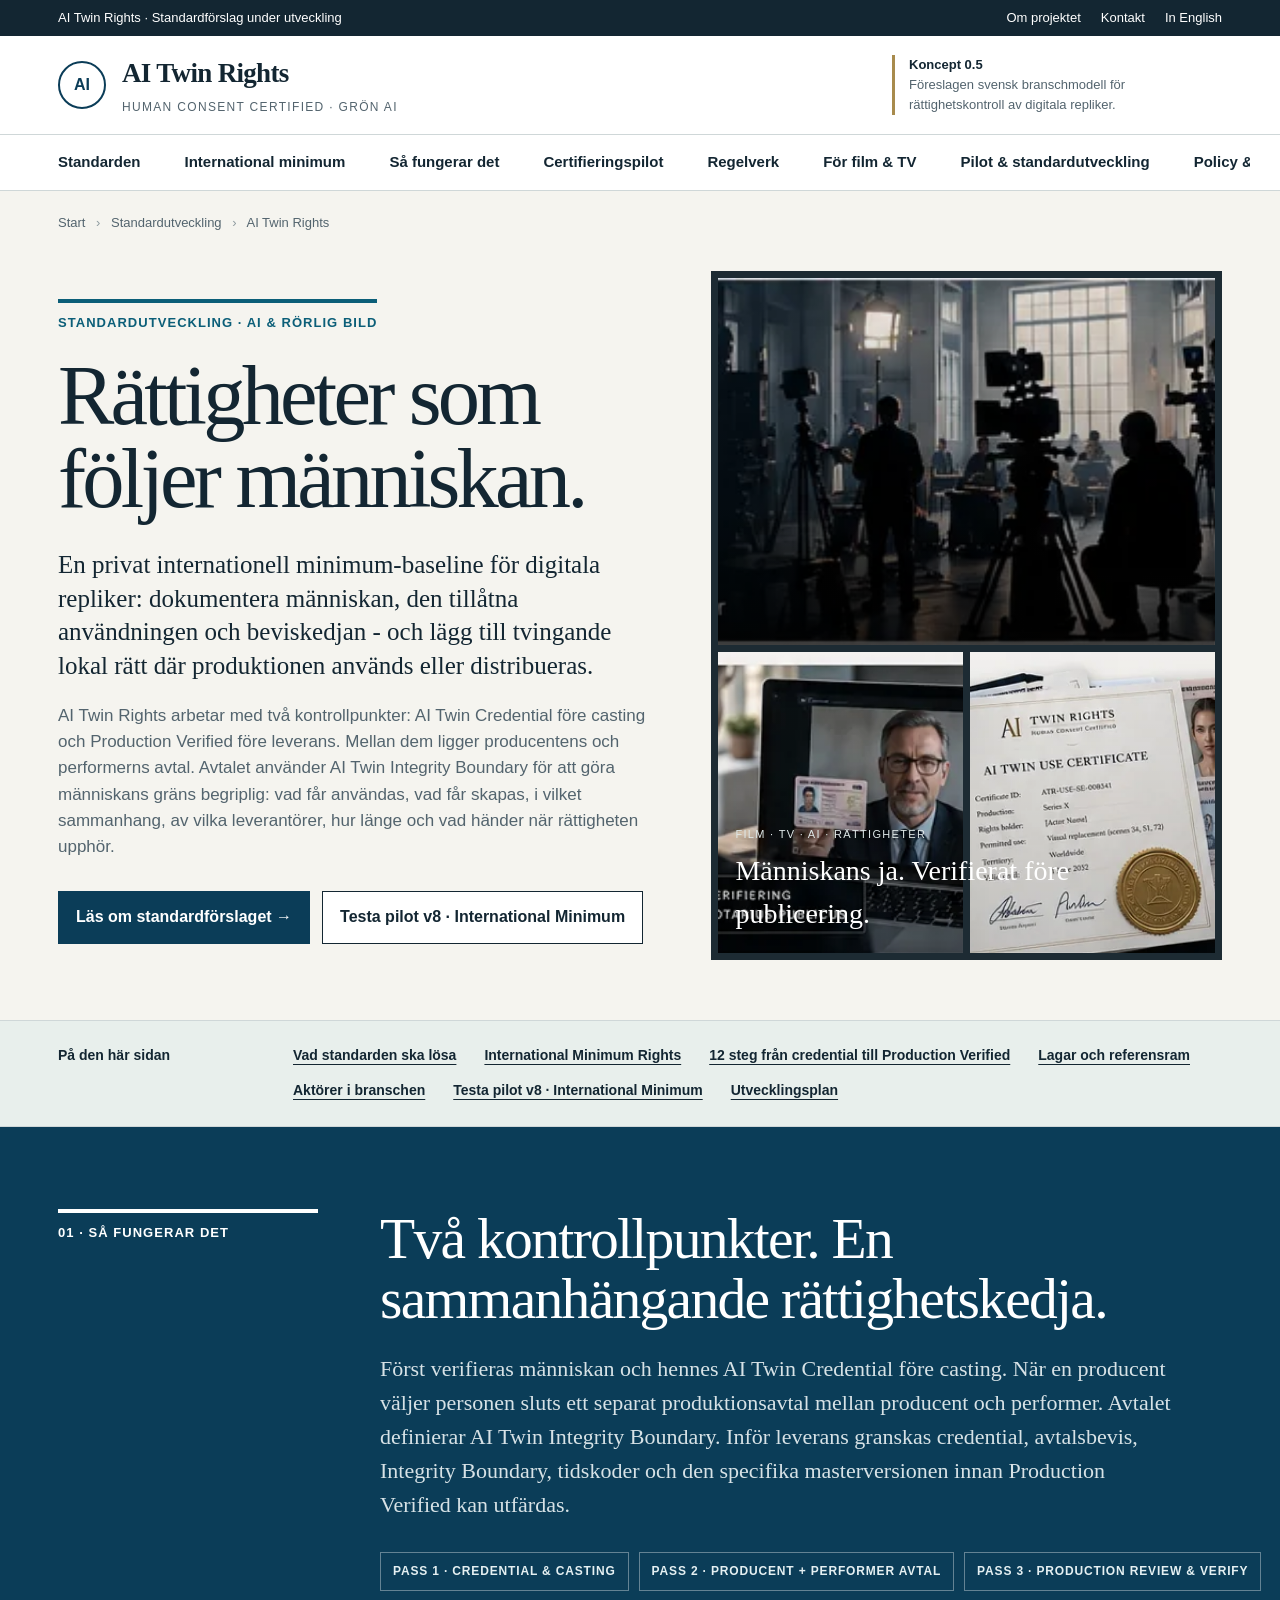
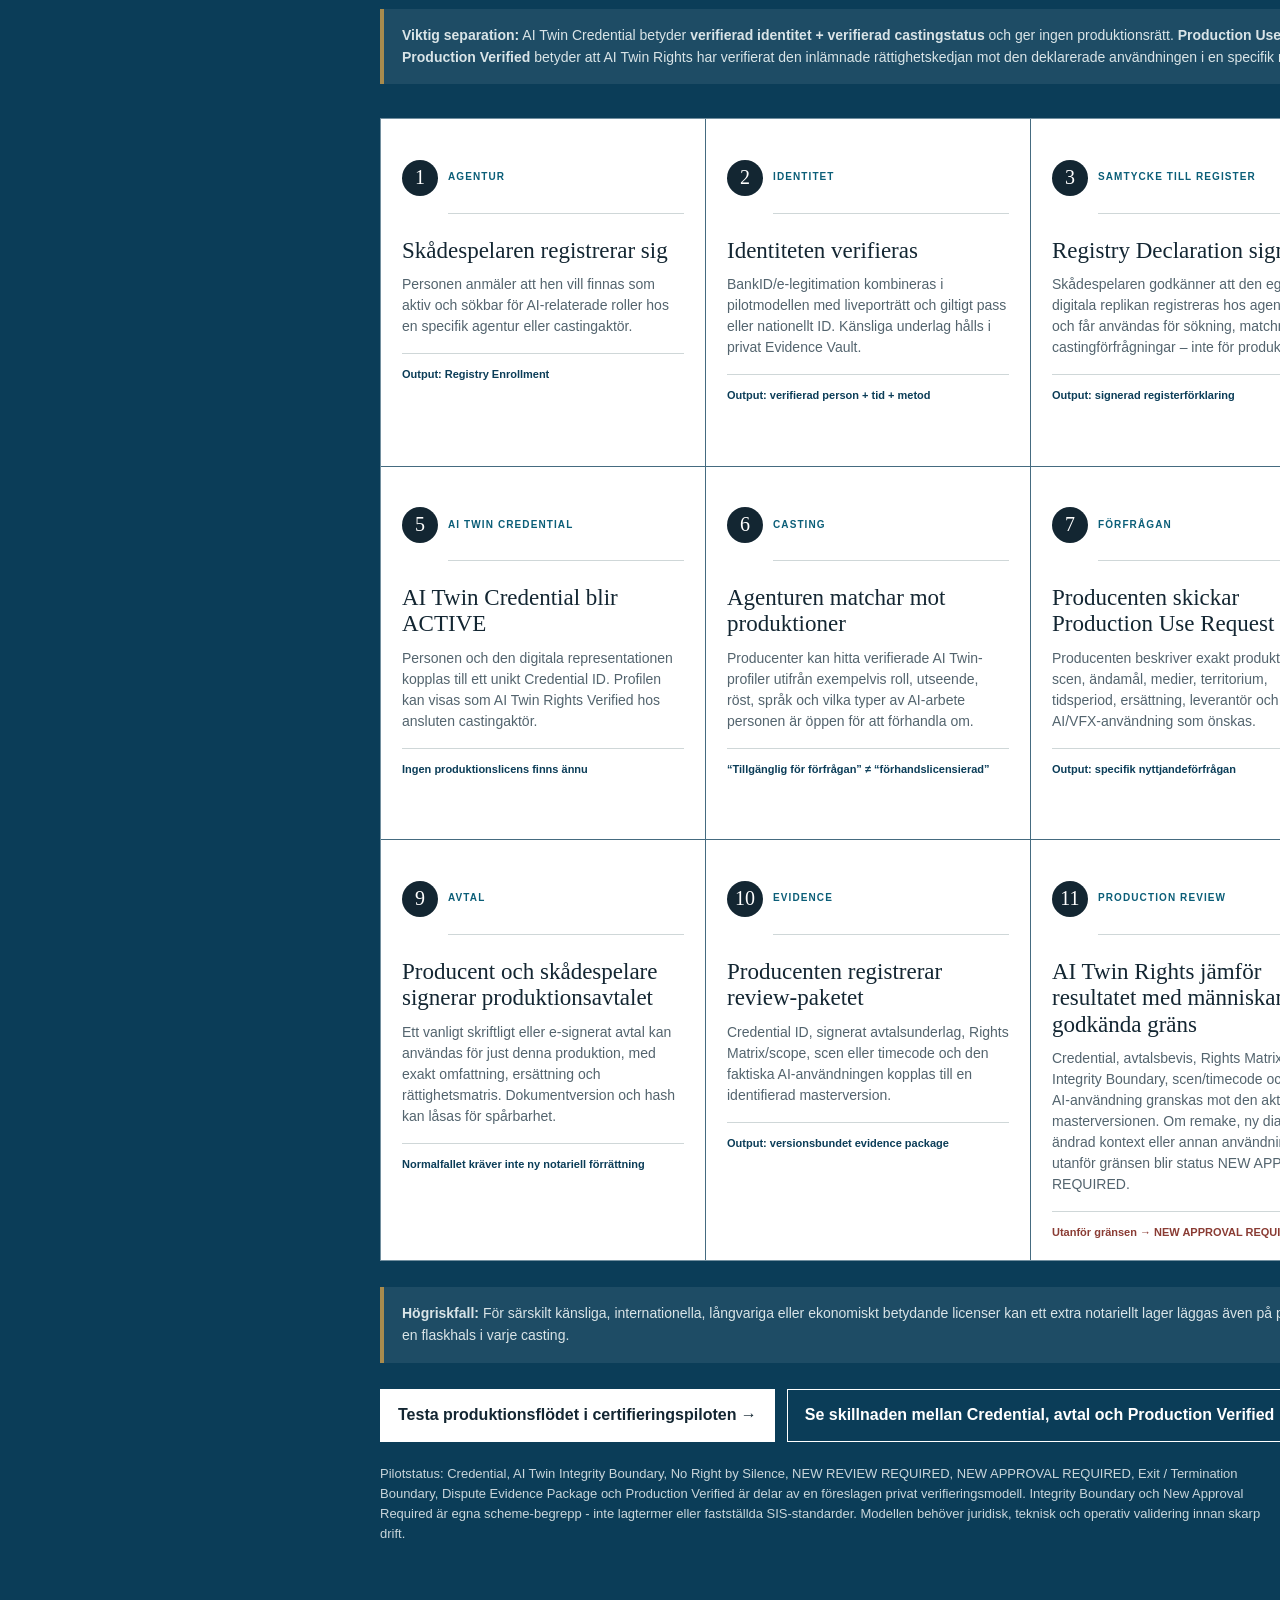
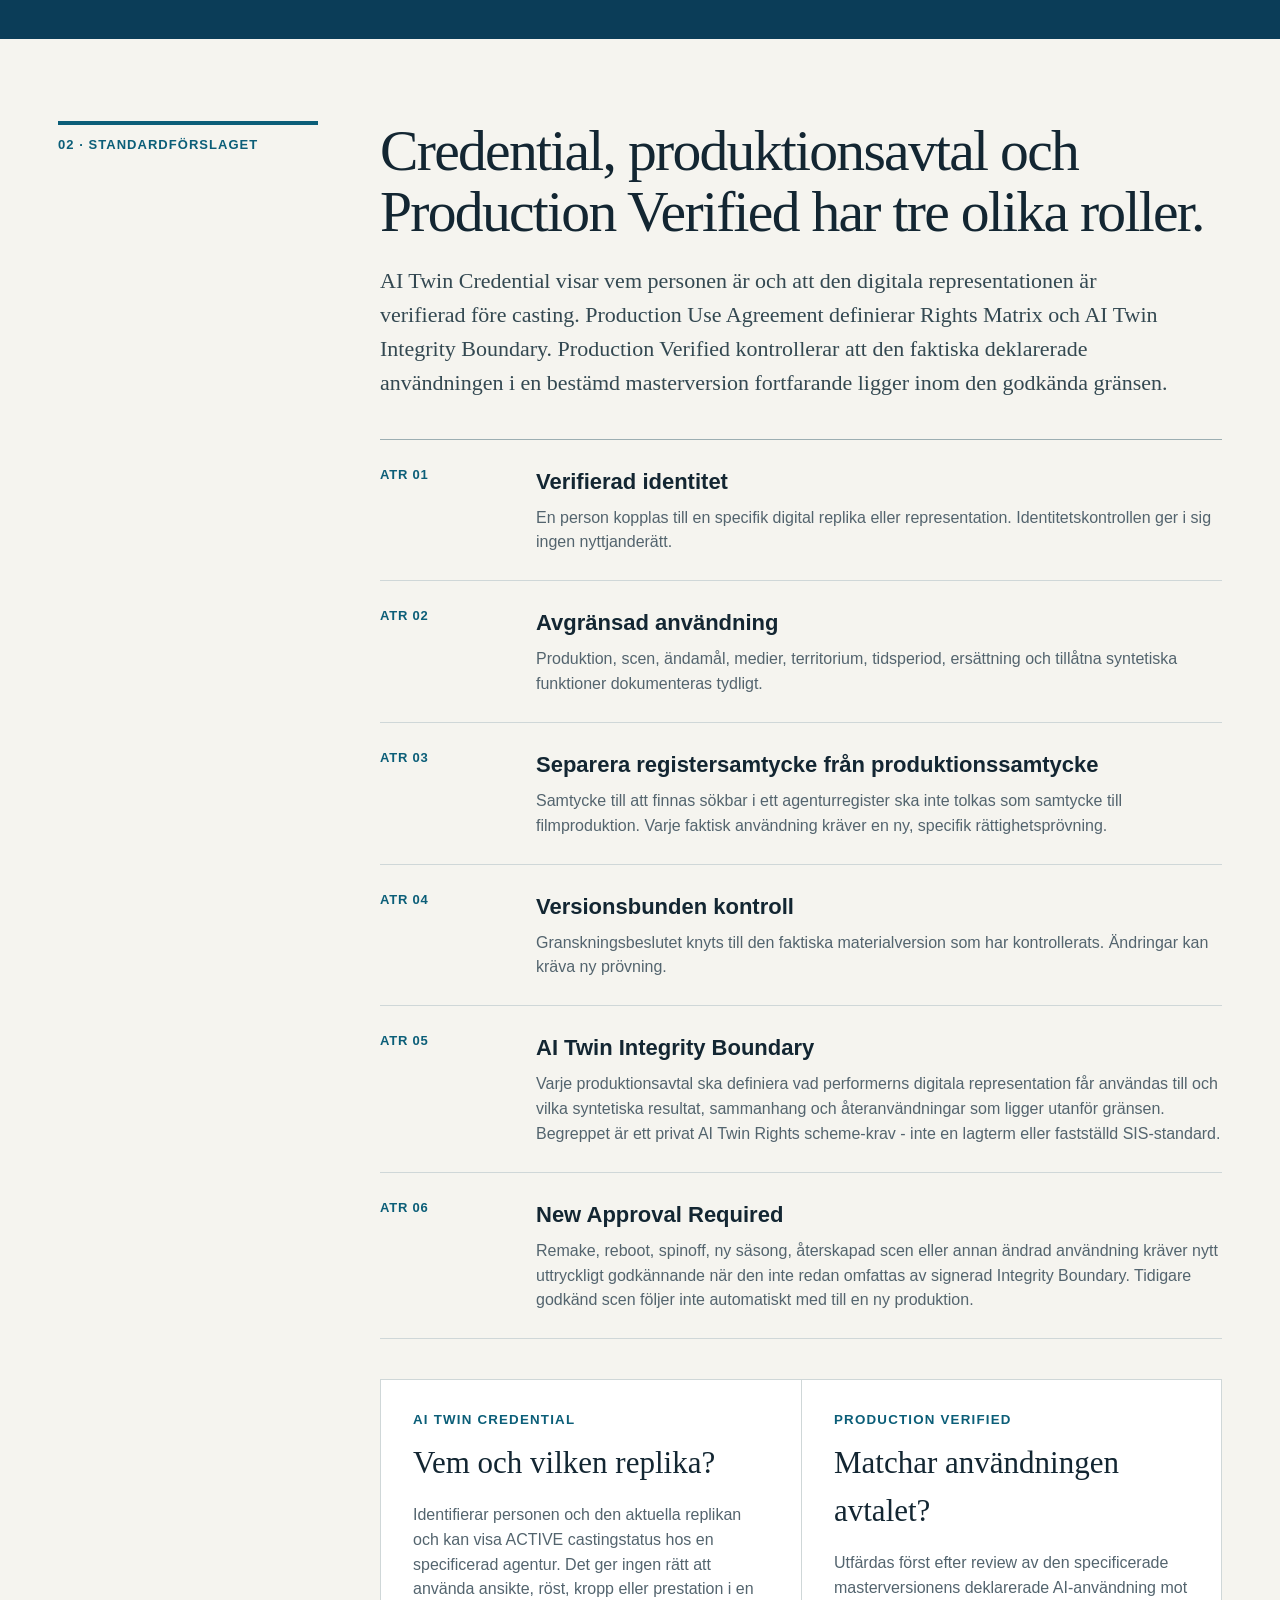
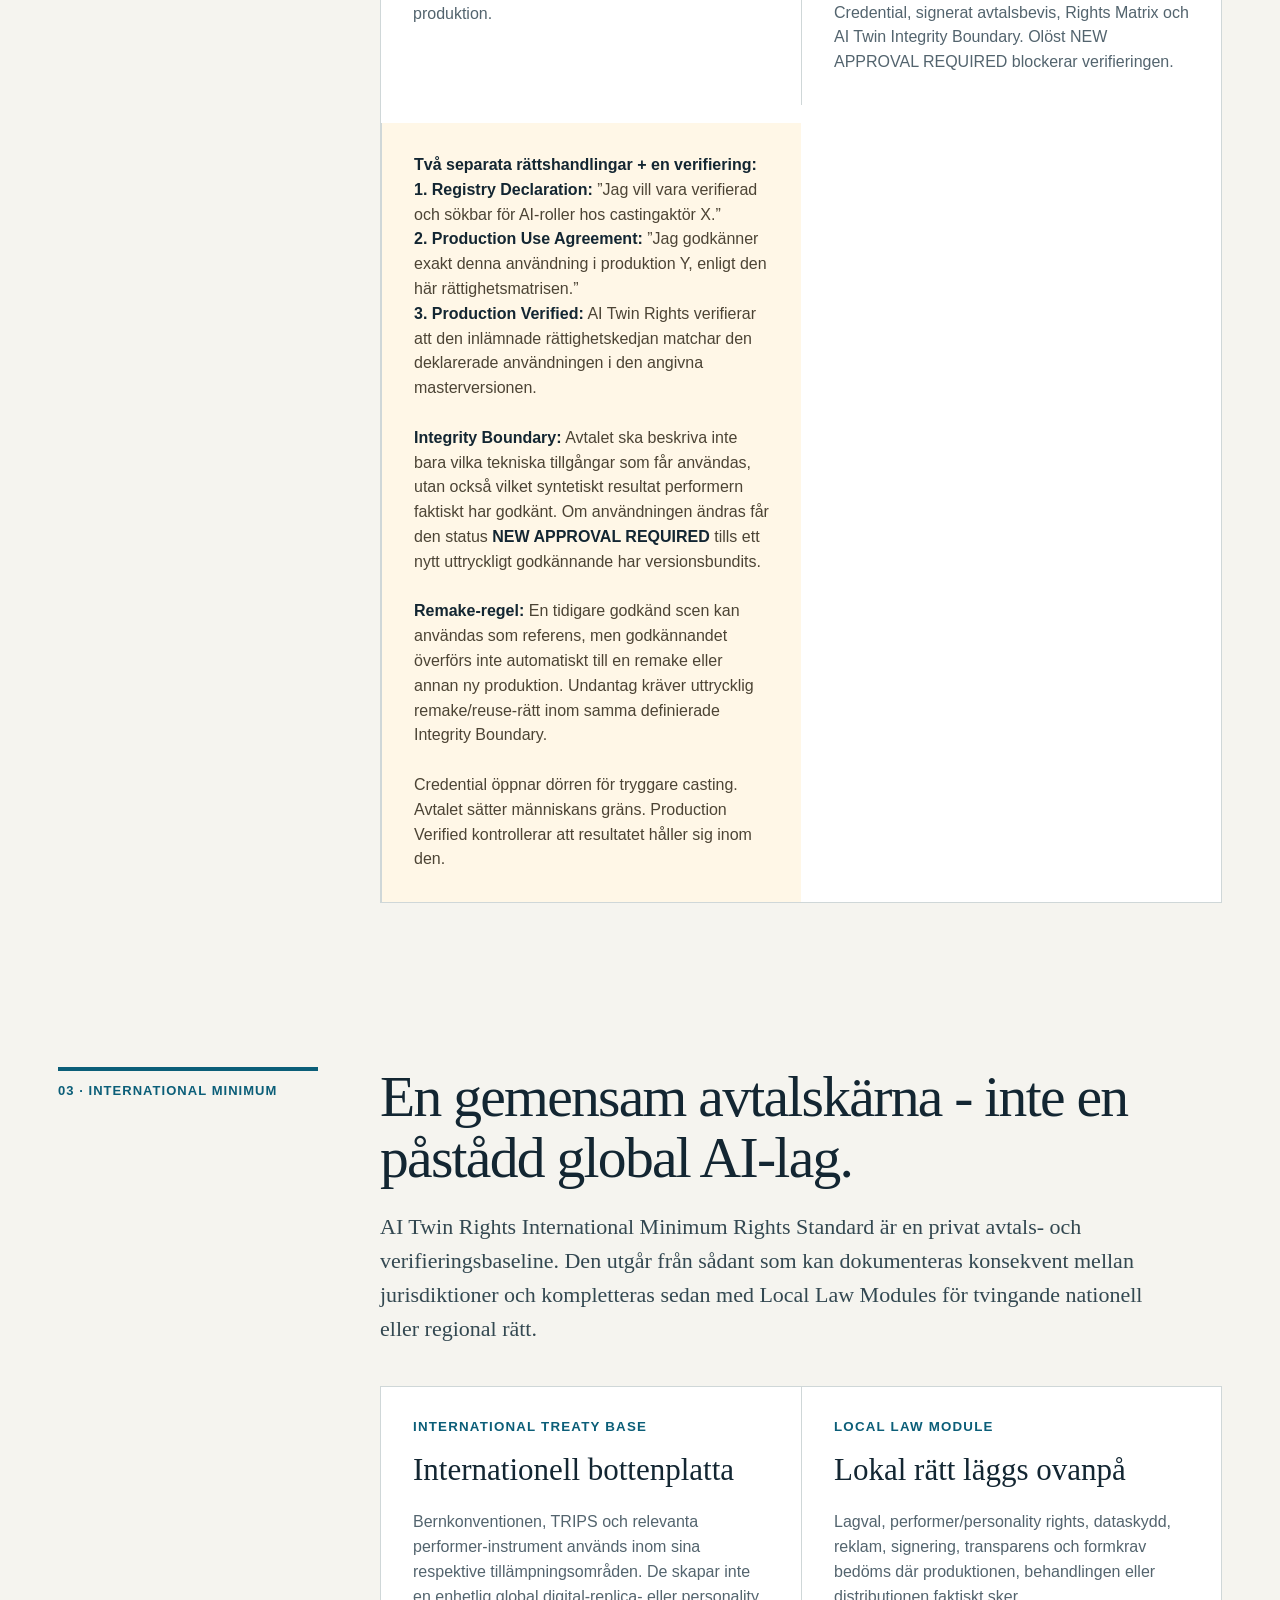
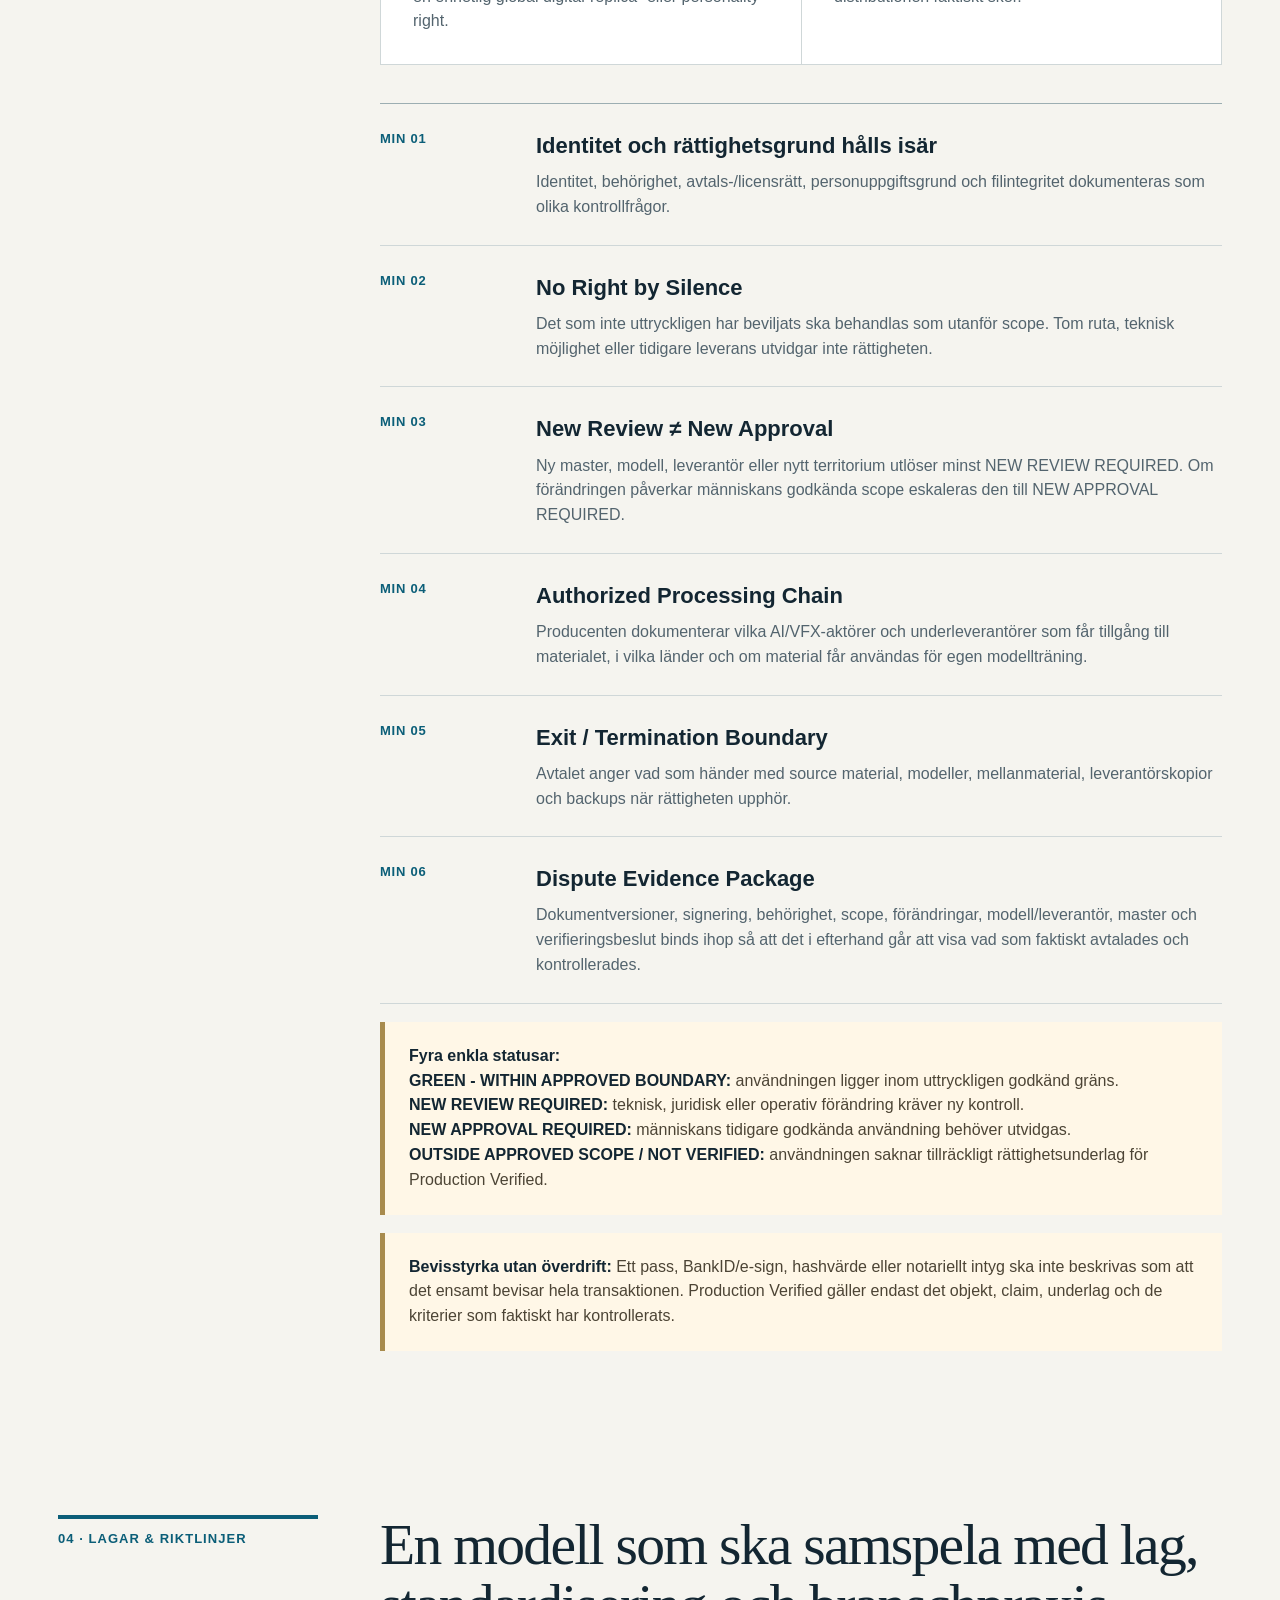
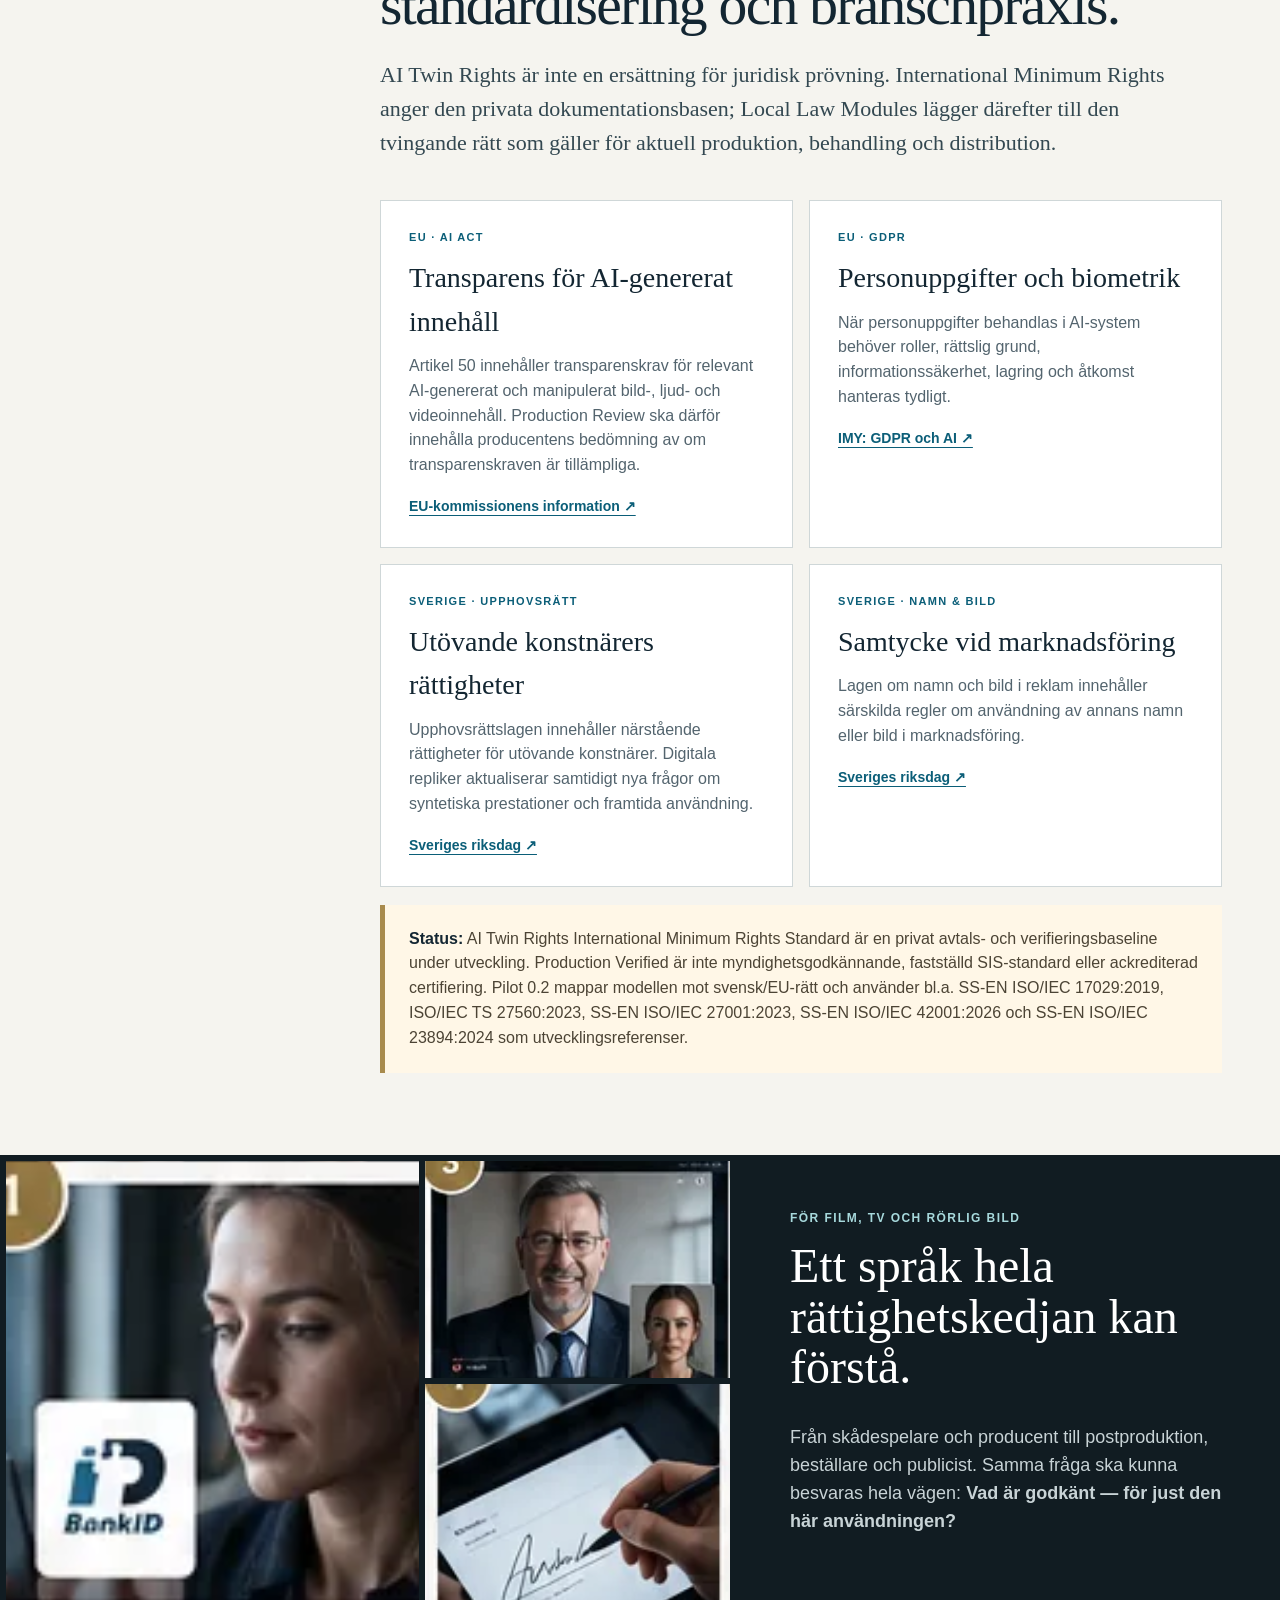
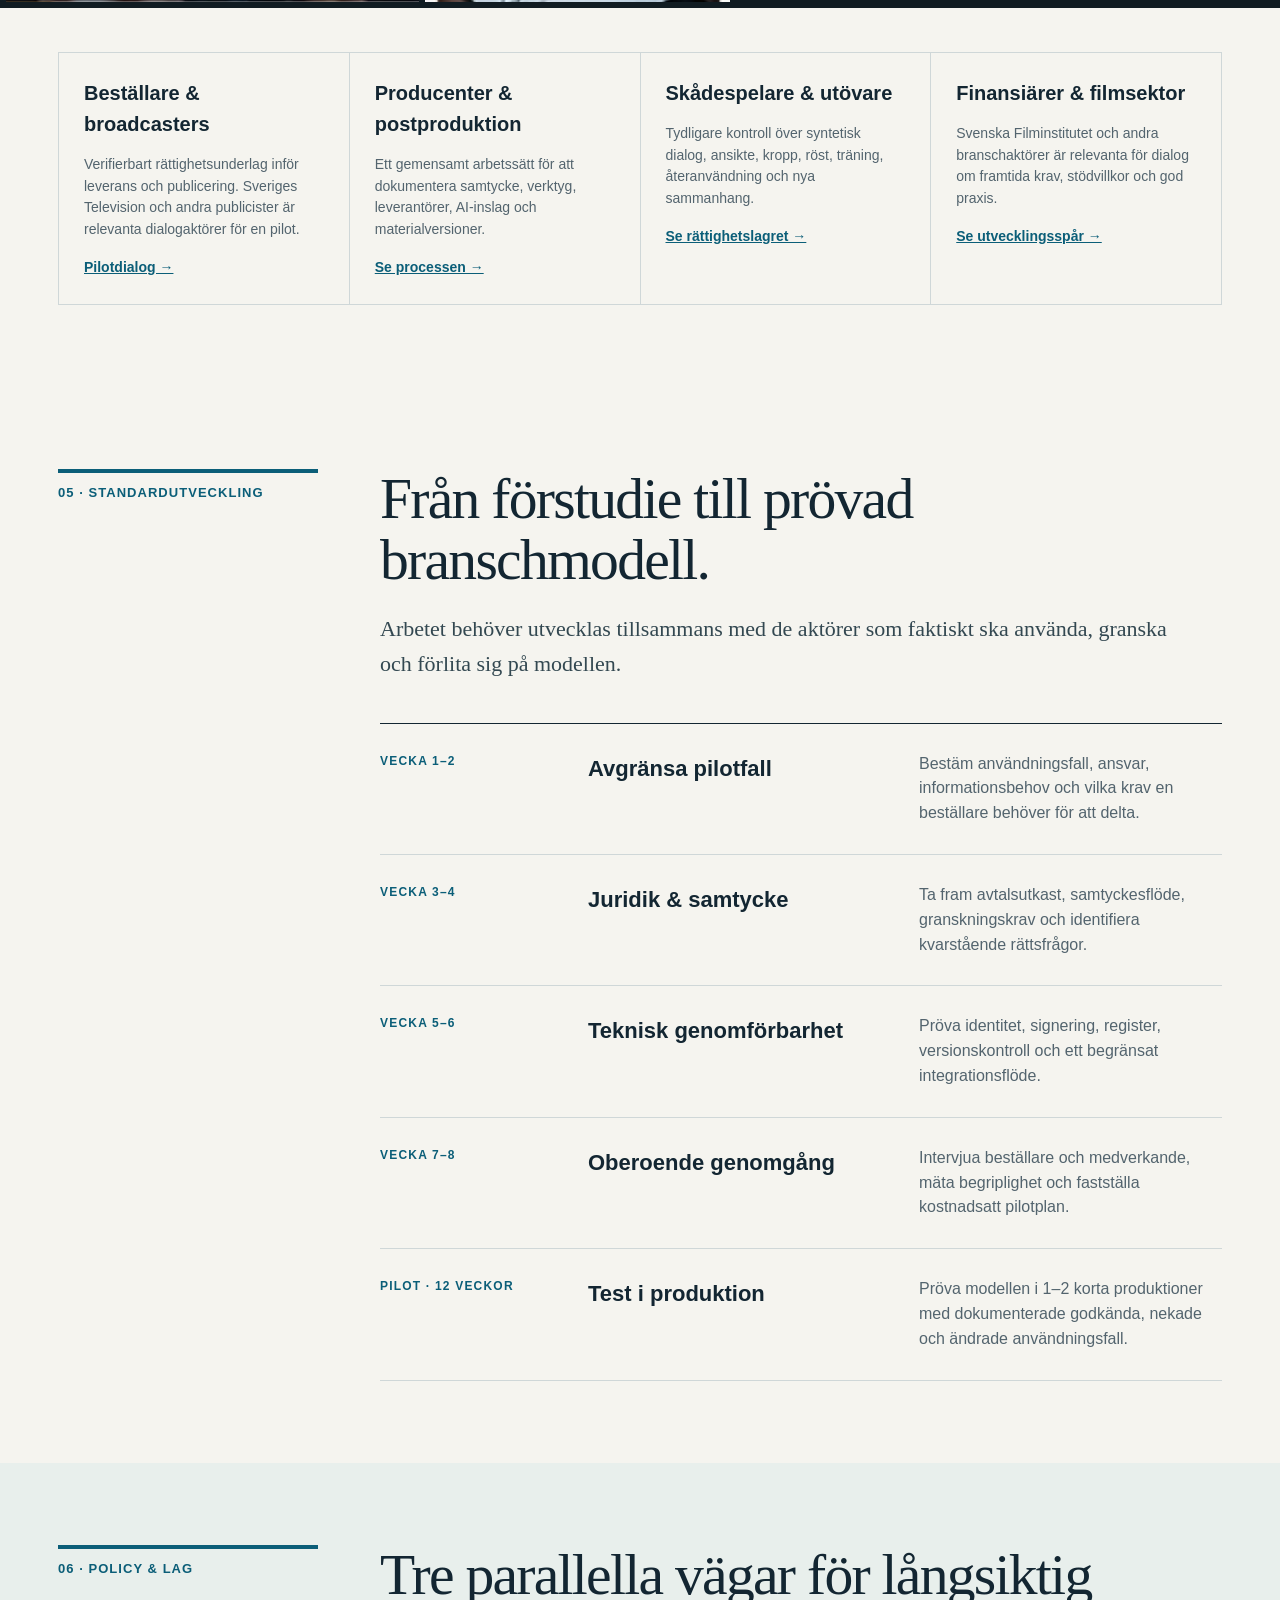
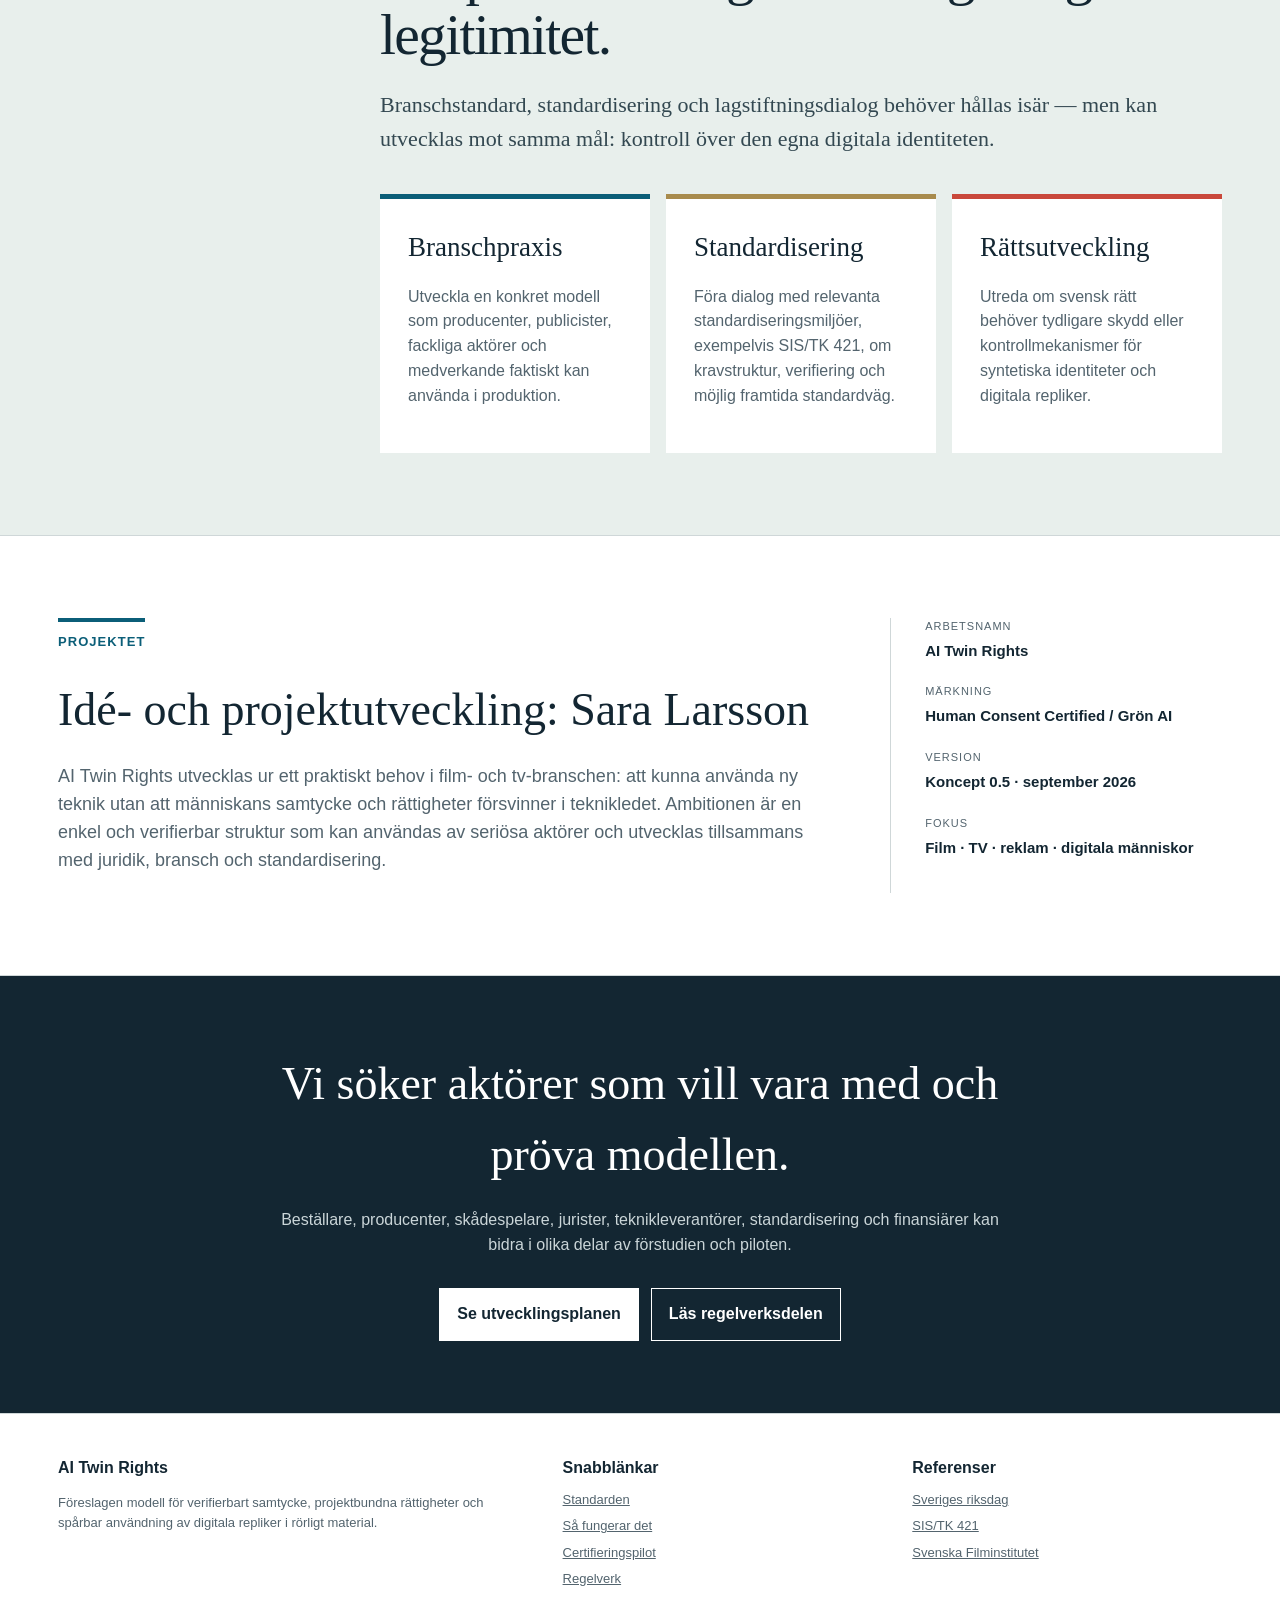
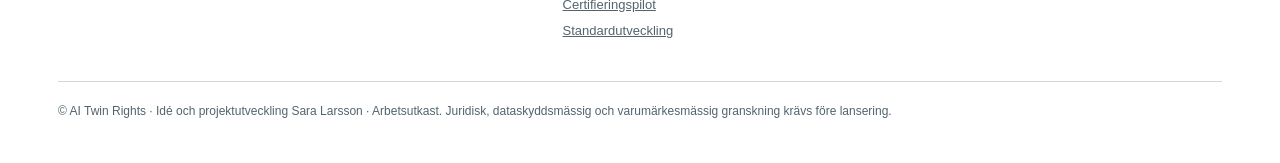
<file: index.html>
<!doctype html>
<html lang="sv">
<head>
<meta charset="utf-8">
<meta name="viewport" content="width=device-width,initial-scale=1">
<meta name="description" content="AI Twin Rights – pilot och verifieringsmodell för AI Twin Credential före casting och Production Verified före leverans i film, tv och rörligt material.">
<title>AI Twin Rights — Human Consent Certified</title>
<style>
:root{
  --paper:#f5f4ef;
  --white:#ffffff;
  --ink:#132632;
  --muted:#53646e;
  --rule:#cfd7d8;
  --blue:#0b5e78;
  --blue2:#0b3d58;
  --teal:#2c7d79;
  --pale:#e8efec;
  --pale2:#edf1f2;
  --gold:#a88b4d;
  --film:#c9483b;
  --max:1220px;
}
*{box-sizing:border-box}
html{scroll-behavior:smooth}
body{
  margin:0;
  background:var(--paper);
  color:var(--ink);
  font-family:Arial, Helvetica, sans-serif;
  line-height:1.55;
  -webkit-font-smoothing:antialiased;
}
a{color:inherit}
.skip{position:absolute;left:-9999px;top:auto}
.skip:focus{left:16px;top:16px;background:#fff;padding:10px;z-index:1000}
.utility{
  background:var(--ink);
  color:#fff;
  font-size:13px;
}
.utility .inner,
.header .inner,
.mainnav .inner,
.wrap{
  max-width:var(--max);
  margin:auto;
  padding-left:28px;
  padding-right:28px;
}
.utility .inner{
  min-height:36px;
  display:flex;
  justify-content:space-between;
  align-items:center;
  gap:20px;
}
.utility a{text-decoration:none;color:#fff}
.utility .right{display:flex;gap:20px}
.header{background:#fff;border-bottom:1px solid var(--rule)}
.header .inner{
  min-height:98px;
  display:flex;
  align-items:center;
  justify-content:space-between;
  gap:30px;
}
.identity{display:flex;align-items:center;gap:16px;text-decoration:none}
.seal{
  width:48px;height:48px;border:2px solid var(--blue2);border-radius:50%;
  display:grid;place-items:center;font-weight:800;color:var(--blue2);
}
.seal:after{content:"AI"}
.identity strong{display:block;font-family:Georgia,serif;font-size:27px;font-weight:600;letter-spacing:-.025em}
.identity span{display:block;font-size:12px;letter-spacing:.11em;text-transform:uppercase;color:var(--muted);margin-top:3px}
.status-badge{
  border-left:3px solid var(--gold);
  padding-left:14px;
  font-size:13px;color:var(--muted);max-width:330px
}
.status-badge b{color:var(--ink)}
.mainnav{background:#fff;border-bottom:1px solid var(--rule)}
.mainnav .inner{display:flex;gap:0;overflow:auto}
.mainnav a{
  text-decoration:none;
  padding:15px 20px 14px 0;
  margin-right:24px;
  font-weight:700;
  font-size:15px;
  white-space:nowrap;
  border-bottom:3px solid transparent;
}
.mainnav a:hover{border-color:var(--blue)}
.breadcrumbs{
  max-width:var(--max);margin:0 auto;padding:22px 28px 0;
  font-size:13px;color:var(--muted)
}
.breadcrumbs span{color:#8d9a9f;margin:0 7px}
.hero{
  max-width:var(--max);margin:auto;padding:38px 28px 60px;
  display:grid;grid-template-columns:1.08fr .92fr;gap:54px;align-items:stretch;
}
.hero-copy{padding:28px 0 16px}
.label{
  display:inline-block;
  font-size:13px;font-weight:800;letter-spacing:.08em;text-transform:uppercase;
  color:var(--blue);border-top:4px solid var(--blue);padding-top:10px
}
h1,h2,h3{margin:0;color:var(--ink)}
h1{
  font-family:Georgia, "Times New Roman", serif;
  font-size:clamp(54px,6.6vw,91px);line-height:.98;font-weight:500;letter-spacing:-.045em;
  max-width:760px;margin-top:20px
}
.lead{font-family:Georgia,serif;font-size:25px;line-height:1.35;margin:27px 0 0;max-width:690px}
.deck{font-size:17px;color:var(--muted);max-width:690px;margin:20px 0 0}
.hero-actions{display:flex;gap:12px;flex-wrap:wrap;margin-top:30px}
.btn{
  display:inline-flex;align-items:center;gap:10px;text-decoration:none;font-weight:700;
  padding:13px 17px;border:1px solid var(--ink);background:#fff
}
.btn.primary{background:var(--blue2);border-color:var(--blue2);color:#fff}
.btn:hover{transform:translateY(-1px)}
.hero-visual{
  min-height:535px;background:#1d2b33;display:grid;
  grid-template-columns:1fr 1fr;grid-template-rows:1.1fr .9fr;
  gap:7px;padding:7px;position:relative;overflow:hidden
}
.frame{position:relative;overflow:hidden}
.frame:before,.frame:after{content:"";position:absolute;inset:0}

.frame.a{grid-column:1/3;background-image:linear-gradient(to top,rgba(0,0,0,.45),rgba(0,0,0,.04)),var(--img-72b5dfd3b2903ec4);background-size:cover;background-position:center}
.frame.a:after{inset:auto 0 0 0;height:36%;background:linear-gradient(to top,rgba(0,0,0,.55),transparent)}
.frame.b{background-image:linear-gradient(to top,rgba(0,0,0,.20),transparent),var(--img-e300277cb71742d8);background-size:cover;background-position:center}
.frame.c{background-image:linear-gradient(to top,rgba(0,0,0,.12),transparent),var(--img-05e216e30709888e);background-size:cover;background-position:center}
.film-caption{
  position:absolute;left:24px;bottom:24px;right:24px;color:#fff;z-index:4
}
.film-caption small{display:block;text-transform:uppercase;letter-spacing:.12em;font-size:11px;color:#dfe8e8}
.film-caption strong{font-family:Georgia,serif;font-size:28px;font-weight:500;display:block;margin-top:6px}
.indexbar{
  background:var(--pale);border-top:1px solid var(--rule);border-bottom:1px solid var(--rule)
}
.indexbar .wrap{padding-top:24px;padding-bottom:24px;display:grid;grid-template-columns:200px 1fr;gap:35px}
.indexbar strong{font-size:14px}
.indexbar .links{display:flex;gap:14px 28px;flex-wrap:wrap}
.indexbar a{font-size:14px;font-weight:700;text-underline-offset:4px}
section{padding:82px 0}
.section-grid{
  display:grid;grid-template-columns:260px 1fr;gap:62px;align-items:start
}
.side-label{
  font-size:13px;letter-spacing:.08em;text-transform:uppercase;font-weight:800;color:var(--blue);
  border-top:4px solid var(--blue);padding-top:10px
}
.section-main h2{
  font-family:Georgia,serif;font-size:clamp(37px,4.5vw,60px);line-height:1.05;font-weight:500;letter-spacing:-.03em;
  max-width:850px
}
.section-main>.intro{font-family:Georgia,serif;font-size:22px;max-width:800px;color:#334851}
.rulelist{margin-top:38px;border-top:1px solid #9caeb2}
.ruleitem{
  display:grid;grid-template-columns:130px 1fr;gap:26px;padding:25px 0;border-bottom:1px solid var(--rule)
}
.ruleitem .code{font-weight:800;color:var(--blue);font-size:13px;letter-spacing:.06em}
.ruleitem h3{font-size:22px;margin-bottom:7px}
.ruleitem p{margin:0;color:var(--muted);max-width:760px}
.standard-panel{
  margin-top:40px;background:#fff;border:1px solid var(--rule);display:grid;grid-template-columns:1fr 1fr
}
.standard-panel>div{padding:30px 32px}
.standard-panel>div+div{border-left:1px solid var(--rule)}
.standard-panel small{display:block;text-transform:uppercase;letter-spacing:.09em;color:var(--blue);font-weight:800;margin-bottom:8px}
.standard-panel h3{font-family:Georgia,serif;font-size:31px;font-weight:500}
.standard-panel p{color:var(--muted);margin-bottom:0}
.darkband{background:var(--blue2);color:#fff}
.darkband h2,.darkband h3{color:#fff}
.darkband .side-label{color:#fff;border-color:#fff}
.darkband .section-main>.intro{color:#d7e2e6}
.darkband .rulelist{border-color:rgba(255,255,255,.42)}
.darkband .ruleitem{border-color:rgba(255,255,255,.18)}
.darkband .ruleitem .code{color:#badfe5}
.darkband .ruleitem p{color:#c8d5da}
.chain-logic{margin-top:30px;display:flex;gap:10px;flex-wrap:wrap}
.chain-logic span{display:inline-block;border:1px solid rgba(255,255,255,.36);padding:9px 12px;font-size:12px;font-weight:800;letter-spacing:.07em;text-transform:uppercase;color:#e5f0f2}
.chain-note{margin-top:18px;padding:16px 18px;border-left:4px solid var(--gold);background:rgba(255,255,255,.08);color:#d9e4e7;font-size:14px}
.process{margin-top:34px;display:grid;grid-template-columns:repeat(4,1fr);gap:1px;background:rgba(255,255,255,.24);border:1px solid rgba(255,255,255,.24)}
.process .step{min-height:300px;padding:22px 21px 20px;background:#fff;position:relative}
.process .step .topline{display:flex;justify-content:space-between;align-items:center;gap:10px}
.process .step .n{width:36px;height:36px;border-radius:50%;display:grid;place-items:center;background:var(--ink);color:#fff;font-family:Georgia,serif;font-size:20px}
.process .step .phase{font-size:10px;font-weight:800;letter-spacing:.11em;text-transform:uppercase;color:var(--blue)}
.darkband .process .step h3{color:var(--ink);font-family:Georgia,serif;font-size:23px;line-height:1.15;font-weight:500;margin:24px 0 10px}
.darkband .process .step p{font-size:14px;line-height:1.5;color:var(--muted);margin:0}
.process .step .proof{margin-top:16px;padding-top:13px;border-top:1px solid var(--rule);font-size:11px;font-weight:700;line-height:1.4;color:var(--blue2)}
.process .step .proof.deny{color:#8a3c34}
.chain-cta{margin-top:26px;display:flex;gap:12px;flex-wrap:wrap}
.chain-cta .btn{border-color:#fff;color:#fff;background:transparent}
.chain-cta .btn.primary{background:#fff;color:var(--ink)}
.chain-foot{margin-top:22px;font-size:13px;color:#c8d5da;max-width:900px}
.legal-grid{
  margin-top:40px;display:grid;grid-template-columns:1fr 1fr;gap:16px
}
.legal-card{background:#fff;border:1px solid var(--rule);padding:28px}
.legal-card .tag{font-size:11px;font-weight:800;text-transform:uppercase;letter-spacing:.12em;color:var(--blue)}
.legal-card h3{font-family:Georgia,serif;font-weight:500;font-size:28px;margin:10px 0 11px}
.legal-card p{margin:0;color:var(--muted)}
.legal-card a{display:inline-block;margin-top:18px;font-weight:700;font-size:14px;color:var(--blue);text-underline-offset:4px}
.notice{
  margin-top:18px;background:#fff7e7;border-left:5px solid var(--gold);padding:22px 24px;color:#4c4435
}
.notice strong{color:var(--ink)}
.film-section{padding-top:0}
.film-head{
  display:grid;grid-template-columns:1.15fr .85fr;min-height:430px;background:#111c22;color:#fff
}
.film-collage{display:grid;grid-template-columns:1.15fr .85fr;grid-template-rows:1fr 1fr;gap:6px;padding:6px}
.shot{min-height:210px}

.shot.one{grid-row:1/3;background-image:var(--img-f1d9369aea17844a);background-size:cover;background-position:center}
.shot.two{background-image:var(--img-3dcf541cf7d476bf);background-size:cover;background-position:center}
.shot.three{background-image:var(--img-47d3d2c0f888c48b);background-size:cover;background-position:center}
.film-copy{padding:54px;display:flex;flex-direction:column;justify-content:center}
.film-copy .eyebrow{font-size:12px;text-transform:uppercase;letter-spacing:.12em;color:#a7d9dc;font-weight:800}
.film-copy h2{font-family:Georgia,serif;font-size:48px;line-height:1.05;font-weight:500;color:#fff;margin:14px 0}
.film-copy p{color:#c8d3d6;font-size:18px}
.audiences{margin-top:44px;display:grid;grid-template-columns:repeat(4,1fr);gap:1px;background:var(--rule);border:1px solid var(--rule)}
.audience{background:var(--paper);padding:25px;min-height:200px}
.audience h3{font-size:20px}
.audience p{color:var(--muted);font-size:14px}
.audience a{font-weight:700;color:var(--blue);font-size:14px}
.roadmap{margin-top:42px;border-top:1px solid var(--ink)}
.phase{display:grid;grid-template-columns:180px 1fr 1fr;gap:28px;padding:28px 0;border-bottom:1px solid var(--rule)}
.phase .when{font-size:12px;font-weight:800;text-transform:uppercase;letter-spacing:.1em;color:var(--blue)}
.phase h3{font-size:22px}
.phase p{margin:0;color:var(--muted)}
.policy-band{background:var(--pale)}
.policy-grid{display:grid;grid-template-columns:1fr 1fr 1fr;gap:16px;margin-top:38px}
.policy{background:#fff;border-top:5px solid var(--blue);padding:28px}
.policy:nth-child(2){border-top-color:var(--gold)}
.policy:nth-child(3){border-top-color:var(--film)}
.policy h3{font-family:Georgia,serif;font-size:27px;font-weight:500}
.policy p{color:var(--muted)}
.founder{
  background:#fff;border-top:1px solid var(--rule);border-bottom:1px solid var(--rule)
}
.founder-box{display:grid;grid-template-columns:1.4fr .6fr;gap:58px}
.founder h2{font-family:Georgia,serif;font-size:46px;font-weight:500}
.founder p{font-size:18px;color:var(--muted);max-width:760px}
.meta{border-left:1px solid var(--rule);padding-left:34px}
.meta div{margin-bottom:20px}
.meta small{display:block;text-transform:uppercase;letter-spacing:.09em;color:var(--muted);font-size:11px;margin-bottom:4px}
.meta strong{font-size:15px}
.cta{
  background:var(--ink);color:#fff;text-align:center;padding:72px 0
}
.cta h2{font-family:Georgia,serif;font-weight:500;font-size:46px;color:#fff;max-width:820px;margin:auto}
.cta p{max-width:720px;margin:18px auto 0;color:#cad5d8}
.cta .hero-actions{justify-content:center}
.cta .btn{border-color:#fff;color:#fff;background:transparent}
.cta .btn.primary{background:#fff;color:var(--ink)}
footer{background:#fff;border-top:1px solid var(--rule);padding:42px 0}
.footer-grid{display:grid;grid-template-columns:1.2fr .8fr .8fr;gap:40px}
footer h3{font-size:16px;margin-bottom:10px}
footer p,footer a{font-size:13px;color:var(--muted)}
footer a{display:block;margin:6px 0}
.copyright{margin-top:34px;padding-top:20px;border-top:1px solid var(--rule);font-size:12px;color:var(--muted)}
@media(max-width:980px){
  .hero,.section-grid,.film-head,.founder-box{grid-template-columns:1fr}
  .hero-visual{min-height:420px}
  .section-grid{gap:24px}
  .process{grid-template-columns:1fr 1fr}
  .audiences{grid-template-columns:1fr 1fr}
  .phase{grid-template-columns:120px 1fr}
  .phase p{grid-column:2}
  .policy-grid{grid-template-columns:1fr}
  .footer-grid{grid-template-columns:1fr}
  .meta{border-left:0;border-top:1px solid var(--rule);padding:24px 0 0}
}
@media(max-width:680px){
  .utility .right,.status-badge{display:none}
  .header .inner{min-height:78px}
  .identity strong{font-size:22px}
  .hero{padding-top:22px}
  h1{font-size:52px}
  .indexbar .wrap{grid-template-columns:1fr}
  .standard-panel,.legal-grid{grid-template-columns:1fr}
  .standard-panel>div+div{border-left:0;border-top:1px solid var(--rule)}
  .process{grid-template-columns:1fr}
  .audiences{grid-template-columns:1fr}
  .film-copy{padding:35px 26px}
  .film-copy h2{font-size:39px}
  .phase{grid-template-columns:1fr}
  .phase p{grid-column:auto}
  section{padding:62px 0}
}
</style>

<meta name="robots" content="noindex,nofollow,noarchive,nosnippet">
<meta name="googlebot" content="noindex,nofollow,noarchive,nosnippet">
<link rel="stylesheet" href="assets.css">
</head>

<body>
<a class="skip" href="#main">Till innehållet</a>

<div class="utility">
  <div class="inner">
    <div>AI Twin Rights · Standardförslag under utveckling</div>
    <div class="right"><a href="#om">Om projektet</a><a href="#kontakt">Kontakt</a><a href="#english">In English</a></div>
  </div>
</div>

<header class="header">
  <div class="inner">
    <a href="#top" class="identity">
      <div class="seal"></div>
      <div>
        <strong>AI Twin Rights</strong>
        <span>Human Consent Certified · Grön AI</span>
      </div>
    </a>
    <div class="status-badge"><b>Koncept 0.5</b><br>Föreslagen svensk branschmodell för rättighetskontroll av digitala repliker.</div>
  </div>
</header>

<nav class="mainnav" aria-label="Huvudnavigation">
  <div class="inner">
    <a href="#standard">Standarden</a>
    <a href="#minimum">International minimum</a>
    <a href="#process">Så fungerar det</a>
    <a href="certifieringspilot.html">Certifieringspilot</a>
    <a href="#regelverk">Regelverk</a>
    <a href="#bransch">För film & TV</a>
    <a href="#pilot">Pilot & standardutveckling</a>
    <a href="#policy">Policy & lag</a>
  </div>
</nav>

<main id="main">
  <div class="breadcrumbs" id="top">Start <span>›</span> Standardutveckling <span>›</span> AI Twin Rights</div>

  <section class="hero">
    <div class="hero-copy">
      <div class="label">Standardutveckling · AI & rörlig bild</div>
      <h1>Rättigheter som följer människan.</h1>
      <p class="lead">En privat internationell minimum-baseline för digitala repliker: dokumentera människan, den tillåtna användningen och beviskedjan - och lägg till tvingande lokal rätt där produktionen används eller distribueras.</p>
      <p class="deck">AI Twin Rights arbetar med två kontrollpunkter: AI Twin Credential före casting och Production Verified före leverans. Mellan dem ligger producentens och performerns avtal. Avtalet använder AI Twin Integrity Boundary för att göra människans gräns begriplig: vad får användas, vad får skapas, i vilket sammanhang, av vilka leverantörer, hur länge och vad händer när rättigheten upphör.</p>
      <div class="hero-actions">
        <a class="btn primary" href="#standard">Läs om standardförslaget →</a>
        <a class="btn" href="certifieringspilot.html">Testa pilot v8 · International Minimum</a>
      </div>
    </div>

    <div class="hero-visual" aria-label="Visuell illustration av film, digital identitet och rättighetskontroll">
      <div class="frame a"></div>
      <div class="frame b"></div>
      <div class="frame c"></div>
      <div class="film-caption">
        <small>Film · TV · AI · Rättigheter</small>
        <strong>Människans ja. Verifierat före publicering.</strong>
      </div>
    </div>
  </section>

  <div class="indexbar">
    <div class="wrap">
      <strong>På den här sidan</strong>
      <div class="links">
        <a href="#standard">Vad standarden ska lösa</a>
        <a href="#minimum">International Minimum Rights</a>
        <a href="#process">12 steg från credential till Production Verified</a>
        <a href="#regelverk">Lagar och referensram</a>
        <a href="#bransch">Aktörer i branschen</a>
        <a href="certifieringspilot.html">Testa pilot v8 · International Minimum</a>
        <a href="#pilot">Utvecklingsplan</a>
      </div>
    </div>
  </div>

  <section class="darkband" id="process">
    <div class="wrap section-grid">
      <div class="side-label">01 · Så fungerar det</div>
      <div class="section-main">
        <h2>Två kontrollpunkter. En sammanhängande rättighetskedja.</h2>
        <p class="intro">Först verifieras människan och hennes AI Twin Credential före casting. När en producent väljer personen sluts ett separat produktionsavtal mellan producent och performer. Avtalet definierar AI Twin Integrity Boundary. Inför leverans granskas credential, avtalsbevis, Integrity Boundary, tidskoder och den specifika masterversionen innan Production Verified kan utfärdas.</p>

        <div class="chain-logic">
          <span>PASS 1 · CREDENTIAL & CASTING</span>
          <span>PASS 2 · PRODUCENT + PERFORMER AVTAL</span>
          <span>PASS 3 · PRODUCTION REVIEW & VERIFY</span>
        </div>

        <div class="chain-note">
          <strong>Viktig separation:</strong> AI Twin Credential betyder <strong>verifierad identitet + verifierad castingstatus</strong> och ger ingen produktionsrätt. <strong>Production Use Agreement</strong> är avtalet mellan producent och performer. <strong>Production Verified</strong> betyder att AI Twin Rights har verifierat den inlämnade rättighetskedjan mot den deklarerade användningen i en specifik masterversion.
        </div>

        <div class="process">
          <div class="step"><div class="topline"><div class="n">1</div><div class="phase">Agentur</div></div><h3>Skådespelaren registrerar sig</h3><p>Personen anmäler att hen vill finnas som aktiv och sökbar för AI-relaterade roller hos en specifik agentur eller castingaktör.</p><div class="proof">Output: Registry Enrollment</div></div>

          <div class="step"><div class="topline"><div class="n">2</div><div class="phase">Identitet</div></div><h3>Identiteten verifieras</h3><p>BankID/e-legitimation kombineras i pilotmodellen med liveporträtt och giltigt pass eller nationellt ID. Känsliga underlag hålls i privat Evidence Vault.</p><div class="proof">Output: verifierad person + tid + metod</div></div>

          <div class="step"><div class="topline"><div class="n">3</div><div class="phase">Samtycke till register</div></div><h3>Registry Declaration signeras</h3><p>Skådespelaren godkänner att den egna digitala replikan registreras hos agenturen och får användas för sökning, matchning och castingförfrågningar – inte för produktion.</p><div class="proof">Output: signerad registerförklaring</div></div>

          <div class="step"><div class="topline"><div class="n">4</div><div class="phase">Notarial Root</div></div><h3>Notarius publicus kan styrka registreringen</h3><p>På hög säkerhetsnivå kan notarien styrka identitet, underskrift/viljeförklaring och vilken exakt handling som signerats. Notarien behöver inte delta i varje senare produktion.</p><div class="proof">Output: notariell attestering av registreringshandlingen</div></div>

          <div class="step"><div class="topline"><div class="n">5</div><div class="phase">AI Twin Credential</div></div><h3>AI Twin Credential blir ACTIVE</h3><p>Personen och den digitala representationen kopplas till ett unikt Credential ID. Profilen kan visas som AI Twin Rights Verified hos ansluten castingaktör.</p><div class="proof">Ingen produktionslicens finns ännu</div></div>

          <div class="step"><div class="topline"><div class="n">6</div><div class="phase">Casting</div></div><h3>Agenturen matchar mot produktioner</h3><p>Producenter kan hitta verifierade AI Twin-profiler utifrån exempelvis roll, utseende, röst, språk och vilka typer av AI-arbete personen är öppen för att förhandla om.</p><div class="proof">“Tillgänglig för förfrågan” ≠ “förhandslicensierad”</div></div>

          <div class="step"><div class="topline"><div class="n">7</div><div class="phase">Förfrågan</div></div><h3>Producenten skickar Production Use Request</h3><p>Producenten beskriver exakt produktion, scen, ändamål, medier, territorium, tidsperiod, ersättning, leverantör och vilken AI/VFX-användning som önskas.</p><div class="proof">Output: specifik nyttjandeförfrågan</div></div>

          <div class="step"><div class="topline"><div class="n">8</div><div class="phase">Integrity Boundary</div></div><h3>Performern sätter gränsen för vad AI:n får skapa</h3><p>Rights Matrix kombineras med en AI Twin Integrity Boundary: ansikte, kropp, röst, syntetisk dialog, känsliga sammanhang, remake/reuse, reklam, modellträning och eventuellt preview/slutgodkännande definieras uttryckligen.</p><div class="proof">Ej uttryckligen godkänt = utanför gränsen</div></div>

          <div class="step"><div class="topline"><div class="n">9</div><div class="phase">Avtal</div></div><h3>Producent och skådespelare signerar produktionsavtalet</h3><p>Ett vanligt skriftligt eller e-signerat avtal kan användas för just denna produktion, med exakt omfattning, ersättning och rättighetsmatris. Dokumentversion och hash kan låsas för spårbarhet.</p><div class="proof">Normalfallet kräver inte ny notariell förrättning</div></div>

          <div class="step"><div class="topline"><div class="n">10</div><div class="phase">Evidence</div></div><h3>Producenten registrerar review-paketet</h3><p>Credential ID, signerat avtalsunderlag, Rights Matrix/scope, scen eller timecode och den faktiska AI-användningen kopplas till en identifierad masterversion.</p><div class="proof">Output: versionsbundet evidence package</div></div>

          <div class="step"><div class="topline"><div class="n">11</div><div class="phase">Production Review</div></div><h3>AI Twin Rights jämför resultatet med människans godkända gräns</h3><p>Credential, avtalsbevis, Rights Matrix, Integrity Boundary, scen/timecode och faktisk AI-användning granskas mot den aktuella masterversionen. Om remake, ny dialog, ändrad kontext eller annan användning ligger utanför gränsen blir status NEW APPROVAL REQUIRED.</p><div class="proof deny">Utanför gränsen → NEW APPROVAL REQUIRED</div></div>

          <div class="step"><div class="topline"><div class="n">12</div><div class="phase">Production Verified</div></div><h3>Den granskade masterversionen får verifieringsstatus</h3><p>När kriterierna är uppfyllda kan AI Twin Rights utfärda ett versionsbundet Production Verified-uttalande. Ändrad master eller ny AI-användning kräver ny review.</p><div class="proof">Slutpunkt: Production Verified · Human Consent Certified</div></div>
        </div>

        <div class="chain-note" style="margin-top:26px">
          <strong>Högriskfall:</strong> För särskilt känsliga, internationella, långvariga eller ekonomiskt betydande licenser kan ett extra notariellt lager läggas även på produktionsavtalet. Det är ett tillval ovanpå normalflödet – inte en flaskhals i varje casting.
        </div>

        <div class="chain-cta">
          <a class="btn primary" href="certifieringspilot.html">Testa produktionsflödet i certifieringspiloten →</a>
          <a class="btn" href="#standard">Se skillnaden mellan Credential, avtal och Production Verified</a>
        </div>
        <p class="chain-foot">Pilotstatus: Credential, AI Twin Integrity Boundary, No Right by Silence, NEW REVIEW REQUIRED, NEW APPROVAL REQUIRED, Exit / Termination Boundary, Dispute Evidence Package och Production Verified är delar av en föreslagen privat verifieringsmodell. Integrity Boundary och New Approval Required är egna scheme-begrepp - inte lagtermer eller fastställda SIS-standarder. Modellen behöver juridisk, teknisk och operativ validering innan skarp drift.</p>
      </div>
    </div>
  </section>

  <section id="standard">
    <div class="wrap section-grid">
      <div class="side-label">02 · Standardförslaget</div>
      <div class="section-main">
        <h2>Credential, produktionsavtal och Production Verified har tre olika roller.</h2>
        <p class="intro">AI Twin Credential visar vem personen är och att den digitala representationen är verifierad före casting. Production Use Agreement definierar Rights Matrix och AI Twin Integrity Boundary. Production Verified kontrollerar att den faktiska deklarerade användningen i en bestämd masterversion fortfarande ligger inom den godkända gränsen.</p>

        <div class="rulelist">
          <div class="ruleitem">
            <div class="code">ATR 01</div>
            <div><h3>Verifierad identitet</h3><p>En person kopplas till en specifik digital replika eller representation. Identitetskontrollen ger i sig ingen nyttjanderätt.</p></div>
          </div>
          <div class="ruleitem">
            <div class="code">ATR 02</div>
            <div><h3>Avgränsad användning</h3><p>Produktion, scen, ändamål, medier, territorium, tidsperiod, ersättning och tillåtna syntetiska funktioner dokumenteras tydligt.</p></div>
          </div>
          <div class="ruleitem">
            <div class="code">ATR 03</div>
            <div><h3>Separera registersamtycke från produktionssamtycke</h3><p>Samtycke till att finnas sökbar i ett agenturregister ska inte tolkas som samtycke till filmproduktion. Varje faktisk användning kräver en ny, specifik rättighetsprövning.</p></div>
          </div>
          <div class="ruleitem">
            <div class="code">ATR 04</div>
            <div><h3>Versionsbunden kontroll</h3><p>Granskningsbeslutet knyts till den faktiska materialversion som har kontrollerats. Ändringar kan kräva ny prövning.</p></div>
          </div>
          <div class="ruleitem">
            <div class="code">ATR 05</div>
            <div><h3>AI Twin Integrity Boundary</h3><p>Varje produktionsavtal ska definiera vad performerns digitala representation får användas till och vilka syntetiska resultat, sammanhang och återanvändningar som ligger utanför gränsen. Begreppet är ett privat AI Twin Rights scheme-krav - inte en lagterm eller fastställd SIS-standard.</p></div>
          </div>
          <div class="ruleitem">
            <div class="code">ATR 06</div>
            <div><h3>New Approval Required</h3><p>Remake, reboot, spinoff, ny säsong, återskapad scen eller annan ändrad användning kräver nytt uttryckligt godkännande när den inte redan omfattas av signerad Integrity Boundary. Tidigare godkänd scen följer inte automatiskt med till en ny produktion.</p></div>
          </div>
        </div>

        <div class="standard-panel">
          <div>
            <small>AI Twin Credential</small>
            <h3>Vem och vilken replika?</h3>
            <p>Identifierar personen och den aktuella replikan och kan visa ACTIVE castingstatus hos en specificerad agentur. Det ger ingen rätt att använda ansikte, röst, kropp eller prestation i en produktion.</p>
          </div>
          <div>
            <small>Production Verified</small>
            <h3>Matchar användningen avtalet?</h3>
            <p>Utfärdas först efter review av den specificerade masterversionens deklarerade AI-användning mot Credential, signerat avtalsbevis, Rights Matrix och AI Twin Integrity Boundary. Olöst NEW APPROVAL REQUIRED blockerar verifieringen.</p>
          </div>


        <div class="notice"><strong>Två separata rättshandlingar + en verifiering:</strong><br>
        <strong>1. Registry Declaration:</strong> ”Jag vill vara verifierad och sökbar för AI-roller hos castingaktör X.”<br>
        <strong>2. Production Use Agreement:</strong> ”Jag godkänner exakt denna användning i produktion Y, enligt den här rättighetsmatrisen.”<br>
        <strong>3. Production Verified:</strong> AI Twin Rights verifierar att den inlämnade rättighetskedjan matchar den deklarerade användningen i den angivna masterversionen.<br><br>
        <strong>Integrity Boundary:</strong> Avtalet ska beskriva inte bara vilka tekniska tillgångar som får användas, utan också vilket syntetiskt resultat performern faktiskt har godkänt. Om användningen ändras får den status <strong>NEW APPROVAL REQUIRED</strong> tills ett nytt uttryckligt godkännande har versionsbundits.<br><br>
        <strong>Remake-regel:</strong> En tidigare godkänd scen kan användas som referens, men godkännandet överförs inte automatiskt till en remake eller annan ny produktion. Undantag kräver uttrycklig remake/reuse-rätt inom samma definierade Integrity Boundary.<br><br>
        Credential öppnar dörren för tryggare casting. Avtalet sätter människans gräns. Production Verified kontrollerar att resultatet håller sig inom den.</div>        </div>
      </div>
    </div>
  </section>


  <section id="minimum">
    <div class="wrap section-grid">
      <div class="side-label">03 · International minimum</div>
      <div class="section-main">
        <h2>En gemensam avtalskärna - inte en påstådd global AI-lag.</h2>
        <p class="intro">AI Twin Rights International Minimum Rights Standard är en privat avtals- och verifieringsbaseline. Den utgår från sådant som kan dokumenteras konsekvent mellan jurisdiktioner och kompletteras sedan med Local Law Modules för tvingande nationell eller regional rätt.</p>

        <div class="standard-panel">
          <div><small>INTERNATIONAL TREATY BASE</small><h3>Internationell bottenplatta</h3><p>Bernkonventionen, TRIPS och relevanta performer-instrument används inom sina respektive tillämpningsområden. De skapar inte en enhetlig global digital-replica- eller personality right.</p></div>
          <div><small>LOCAL LAW MODULE</small><h3>Lokal rätt läggs ovanpå</h3><p>Lagval, performer/personality rights, dataskydd, reklam, signering, transparens och formkrav bedöms där produktionen, behandlingen eller distributionen faktiskt sker.</p></div>
        </div>

        <div class="rulelist">
          <div class="ruleitem"><div class="code">MIN 01</div><div><h3>Identitet och rättighetsgrund hålls isär</h3><p>Identitet, behörighet, avtals-/licensrätt, personuppgiftsgrund och filintegritet dokumenteras som olika kontrollfrågor.</p></div></div>
          <div class="ruleitem"><div class="code">MIN 02</div><div><h3>No Right by Silence</h3><p>Det som inte uttryckligen har beviljats ska behandlas som utanför scope. Tom ruta, teknisk möjlighet eller tidigare leverans utvidgar inte rättigheten.</p></div></div>
          <div class="ruleitem"><div class="code">MIN 03</div><div><h3>New Review ≠ New Approval</h3><p>Ny master, modell, leverantör eller nytt territorium utlöser minst NEW REVIEW REQUIRED. Om förändringen påverkar människans godkända scope eskaleras den till NEW APPROVAL REQUIRED.</p></div></div>
          <div class="ruleitem"><div class="code">MIN 04</div><div><h3>Authorized Processing Chain</h3><p>Producenten dokumenterar vilka AI/VFX-aktörer och underleverantörer som får tillgång till materialet, i vilka länder och om material får användas för egen modellträning.</p></div></div>
          <div class="ruleitem"><div class="code">MIN 05</div><div><h3>Exit / Termination Boundary</h3><p>Avtalet anger vad som händer med source material, modeller, mellanmaterial, leverantörskopior och backups när rättigheten upphör.</p></div></div>
          <div class="ruleitem"><div class="code">MIN 06</div><div><h3>Dispute Evidence Package</h3><p>Dokumentversioner, signering, behörighet, scope, förändringar, modell/leverantör, master och verifieringsbeslut binds ihop så att det i efterhand går att visa vad som faktiskt avtalades och kontrollerades.</p></div></div>
        </div>

        <div class="notice"><strong>Fyra enkla statusar:</strong><br>
          <strong>GREEN - WITHIN APPROVED BOUNDARY:</strong> användningen ligger inom uttryckligen godkänd gräns.<br>
          <strong>NEW REVIEW REQUIRED:</strong> teknisk, juridisk eller operativ förändring kräver ny kontroll.<br>
          <strong>NEW APPROVAL REQUIRED:</strong> människans tidigare godkända användning behöver utvidgas.<br>
          <strong>OUTSIDE APPROVED SCOPE / NOT VERIFIED:</strong> användningen saknar tillräckligt rättighetsunderlag för Production Verified.
        </div>

        <div class="notice"><strong>Bevisstyrka utan överdrift:</strong> Ett pass, BankID/e-sign, hashvärde eller notariellt intyg ska inte beskrivas som att det ensamt bevisar hela transaktionen. Production Verified gäller endast det objekt, claim, underlag och de kriterier som faktiskt har kontrollerats.</div>
      </div>
    </div>
  </section>

  <section id="regelverk">
    <div class="wrap section-grid">
      <div class="side-label">04 · Lagar & riktlinjer</div>
      <div class="section-main">
        <h2>En modell som ska samspela med lag, standardisering och branschpraxis.</h2>
        <p class="intro">AI Twin Rights är inte en ersättning för juridisk prövning. International Minimum Rights anger den privata dokumentationsbasen; Local Law Modules lägger därefter till den tvingande rätt som gäller för aktuell produktion, behandling och distribution.</p>

        <div class="legal-grid">
          <article class="legal-card">
            <div class="tag">EU · AI Act</div>
            <h3>Transparens för AI-genererat innehåll</h3>
            <p>Artikel 50 innehåller transparenskrav för relevant AI-genererat och manipulerat bild-, ljud- och videoinnehåll. Production Review ska därför innehålla producentens bedömning av om transparenskraven är tillämpliga.</p>
            <a href="https://digital-strategy.ec.europa.eu/en/policies/guidelines-ai-transparency-obligations" target="_blank" rel="noreferrer">EU-kommissionens information ↗</a>
          </article>
          <article class="legal-card">
            <div class="tag">EU · GDPR</div>
            <h3>Personuppgifter och biometrik</h3>
            <p>När personuppgifter behandlas i AI-system behöver roller, rättslig grund, informationssäkerhet, lagring och åtkomst hanteras tydligt.</p>
            <a href="https://www.imy.se/verksamhet/ai/gdpr-och-ai/" target="_blank" rel="noreferrer">IMY: GDPR och AI ↗</a>
          </article>
          <article class="legal-card">
            <div class="tag">Sverige · Upphovsrätt</div>
            <h3>Utövande konstnärers rättigheter</h3>
            <p>Upphovsrättslagen innehåller närstående rättigheter för utövande konstnärer. Digitala repliker aktualiserar samtidigt nya frågor om syntetiska prestationer och framtida användning.</p>
            <a href="https://www.riksdagen.se/sv/dokument-och-lagar/dokument/svensk-forfattningssamling/lag-1960729-om-upphovsratt-till-litterara-och_sfs-1960-729/" target="_blank" rel="noreferrer">Sveriges riksdag ↗</a>
          </article>
          <article class="legal-card">
            <div class="tag">Sverige · Namn & bild</div>
            <h3>Samtycke vid marknadsföring</h3>
            <p>Lagen om namn och bild i reklam innehåller särskilda regler om användning av annans namn eller bild i marknadsföring.</p>
            <a href="https://www.riksdagen.se/sv/dokument-och-lagar/dokument/svensk-forfattningssamling/lag-1978800-om-namn-och-bild-i-reklam_sfs-1978-800/" target="_blank" rel="noreferrer">Sveriges riksdag ↗</a>
          </article>
        </div>

        <div class="notice"><strong>Status:</strong> AI Twin Rights International Minimum Rights Standard är en privat avtals- och verifieringsbaseline under utveckling. Production Verified är inte myndighetsgodkännande, fastställd SIS-standard eller ackrediterad certifiering. Pilot 0.2 mappar modellen mot svensk/EU-rätt och använder bl.a. SS-EN ISO/IEC 17029:2019, ISO/IEC TS 27560:2023, SS-EN ISO/IEC 27001:2023, SS-EN ISO/IEC 42001:2026 och SS-EN ISO/IEC 23894:2024 som utvecklingsreferenser.</div>
      </div>
    </div>
  </section>

  <section class="film-section" id="bransch">
    <div class="film-head">
      <div class="film-collage" aria-hidden="true">
        <div class="shot one"></div>
        <div class="shot two"></div>
        <div class="shot three"></div>
      </div>
      <div class="film-copy">
        <div class="eyebrow">För film, TV och rörlig bild</div>
        <h2>Ett språk hela rättighetskedjan kan förstå.</h2>
        <p>Från skådespelare och producent till postproduktion, beställare och publicist. Samma fråga ska kunna besvaras hela vägen: <strong>Vad är godkänt — för just den här användningen?</strong></p>
      </div>
    </div>

    <div class="wrap">
      <div class="audiences">
        <article class="audience"><h3>Beställare & broadcasters</h3><p>Verifierbart rättighetsunderlag inför leverans och publicering. Sveriges Television och andra publicister är relevanta dialogaktörer för en pilot.</p><a href="#pilot">Pilotdialog →</a></article>
        <article class="audience"><h3>Producenter & postproduktion</h3><p>Ett gemensamt arbetssätt för att dokumentera samtycke, verktyg, leverantörer, AI-inslag och materialversioner.</p><a href="#process">Se processen →</a></article>
        <article class="audience"><h3>Skådespelare & utövare</h3><p>Tydligare kontroll över syntetisk dialog, ansikte, kropp, röst, träning, återanvändning och nya sammanhang.</p><a href="#standard">Se rättighetslagret →</a></article>
        <article class="audience"><h3>Finansiärer & filmsektor</h3><p>Svenska Filminstitutet och andra branschaktörer är relevanta för dialog om framtida krav, stödvillkor och god praxis.</p><a href="#policy">Se utvecklingsspår →</a></article>
      </div>
    </div>
  </section>

  <section id="pilot">
    <div class="wrap section-grid">
      <div class="side-label">05 · Standardutveckling</div>
      <div class="section-main">
        <h2>Från förstudie till prövad branschmodell.</h2>
        <p class="intro">Arbetet behöver utvecklas tillsammans med de aktörer som faktiskt ska använda, granska och förlita sig på modellen.</p>

        <div class="roadmap">
          <div class="phase"><div class="when">Vecka 1–2</div><h3>Avgränsa pilotfall</h3><p>Bestäm användningsfall, ansvar, informationsbehov och vilka krav en beställare behöver för att delta.</p></div>
          <div class="phase"><div class="when">Vecka 3–4</div><h3>Juridik & samtycke</h3><p>Ta fram avtalsutkast, samtyckesflöde, granskningskrav och identifiera kvarstående rättsfrågor.</p></div>
          <div class="phase"><div class="when">Vecka 5–6</div><h3>Teknisk genomförbarhet</h3><p>Pröva identitet, signering, register, versionskontroll och ett begränsat integrationsflöde.</p></div>
          <div class="phase"><div class="when">Vecka 7–8</div><h3>Oberoende genomgång</h3><p>Intervjua beställare och medverkande, mäta begriplighet och fastställa kostnadsatt pilotplan.</p></div>
          <div class="phase"><div class="when">Pilot · 12 veckor</div><h3>Test i produktion</h3><p>Pröva modellen i 1–2 korta produktioner med dokumenterade godkända, nekade och ändrade användningsfall.</p></div>
        </div>
      </div>
    </div>
  </section>

  <section class="policy-band" id="policy">
    <div class="wrap section-grid">
      <div class="side-label">06 · Policy & lag</div>
      <div class="section-main">
        <h2>Tre parallella vägar för långsiktig legitimitet.</h2>
        <p class="intro">Branschstandard, standardisering och lagstiftningsdialog behöver hållas isär — men kan utvecklas mot samma mål: kontroll över den egna digitala identiteten.</p>

        <div class="policy-grid">
          <article class="policy">
            <h3>Branschpraxis</h3>
            <p>Utveckla en konkret modell som producenter, publicister, fackliga aktörer och medverkande faktiskt kan använda i produktion.</p>
          </article>
          <article class="policy">
            <h3>Standardisering</h3>
            <p>Föra dialog med relevanta standardiseringsmiljöer, exempelvis SIS/TK 421, om kravstruktur, verifiering och möjlig framtida standardväg.</p>
          </article>
          <article class="policy">
            <h3>Rättsutveckling</h3>
            <p>Utreda om svensk rätt behöver tydligare skydd eller kontrollmekanismer för syntetiska identiteter och digitala repliker.</p>
          </article>
        </div>
      </div>
    </div>
  </section>

  <section class="founder" id="om">
    <div class="wrap founder-box">
      <div>
        <div class="side-label" style="display:inline-block;margin-bottom:22px">Projektet</div>
        <h2>Idé- och projektutveckling: Sara Larsson</h2>
        <p>AI Twin Rights utvecklas ur ett praktiskt behov i film- och tv-branschen: att kunna använda ny teknik utan att människans samtycke och rättigheter försvinner i teknikledet. Ambitionen är en enkel och verifierbar struktur som kan användas av seriösa aktörer och utvecklas tillsammans med juridik, bransch och standardisering.</p>
      </div>
      <div class="meta">
        <div><small>Arbetsnamn</small><strong>AI Twin Rights</strong></div>
        <div><small>Märkning</small><strong>Human Consent Certified / Grön AI</strong></div>
        <div><small>Version</small><strong>Koncept 0.5 · september 2026</strong></div>
        <div><small>Fokus</small><strong>Film · TV · reklam · digitala människor</strong></div>
      </div>
    </div>
  </section>

  <section class="cta" id="kontakt">
    <div class="wrap">
      <h2>Vi söker aktörer som vill vara med och pröva modellen.</h2>
      <p>Beställare, producenter, skådespelare, jurister, teknikleverantörer, standardisering och finansiärer kan bidra i olika delar av förstudien och piloten.</p>
      <div class="hero-actions">
        <a class="btn primary" href="#pilot">Se utvecklingsplanen</a>
        <a class="btn" href="#regelverk">Läs regelverksdelen</a>
      </div>
    </div>
  </section>
</main>

<footer>
  <div class="wrap">
    <div class="footer-grid">
      <div>
        <h3>AI Twin Rights</h3>
        <p>Föreslagen modell för verifierbart samtycke, projektbundna rättigheter och spårbar användning av digitala repliker i rörligt material.</p>
      </div>
      <div>
        <h3>Snabblänkar</h3>
        <a href="#standard">Standarden</a>
        <a href="#process">Så fungerar det</a>
    <a href="certifieringspilot.html">Certifieringspilot</a>
        <a href="#regelverk">Regelverk</a>
        <a href="certifieringspilot.html">Certifieringspilot</a>
        <a href="#pilot">Standardutveckling</a>
      </div>
      <div>
        <h3>Referenser</h3>
        <a href="https://www.riksdagen.se/" target="_blank" rel="noreferrer">Sveriges riksdag</a>
        <a href="https://www.sis.se/delta-och-paverka/tksidor/tk400499/sistk-421/" target="_blank" rel="noreferrer">SIS/TK 421</a>
        <a href="https://www.filminstitutet.se/" target="_blank" rel="noreferrer">Svenska Filminstitutet</a>
      </div>
    </div>
    <div class="copyright">© AI Twin Rights · Idé och projektutveckling Sara Larsson · Arbetsutkast. Juridisk, dataskyddsmässig och varumärkesmässig granskning krävs före lansering.</div>
  </div>
</footer>
</body>
</html>
</file>
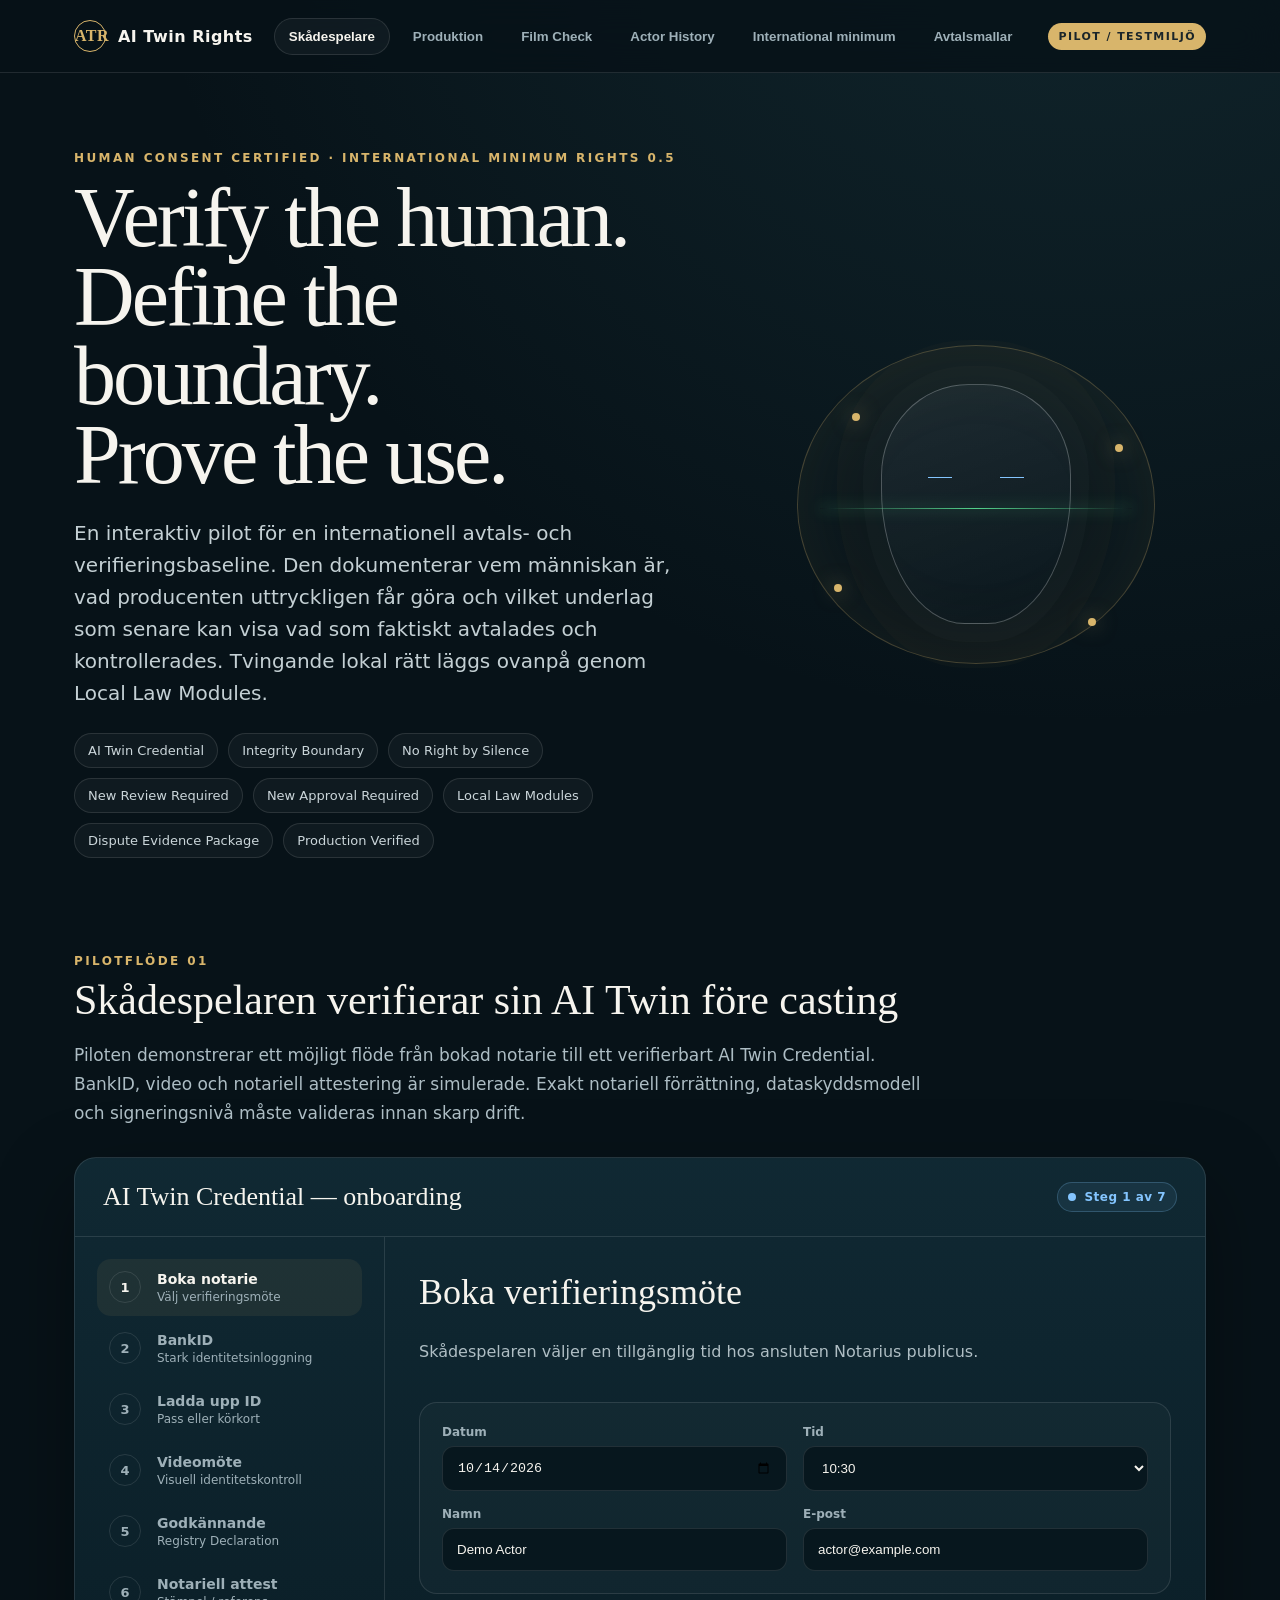
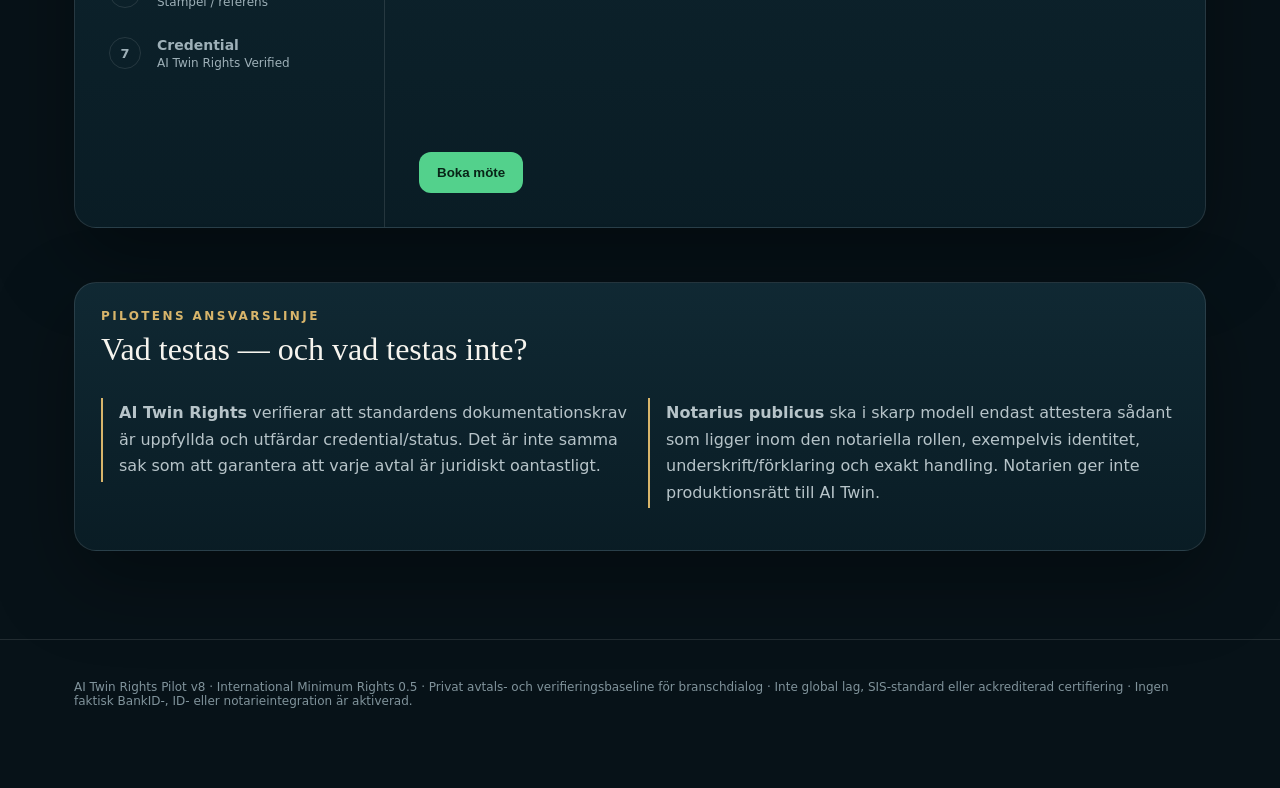
<file: certifieringspilot.html>
<!doctype html>
<html lang="sv">
<head>
<meta charset="utf-8"/>
<meta name="viewport" content="width=device-width, initial-scale=1"/>
<meta name="robots" content="noindex,nofollow,noarchive"/>
<link rel="canonical" href="https://aitwin.stuntsara.se/certifieringspilot.html"/>
<meta name="description" content="Interaktiv pilot för AI Twin Rights: International Minimum Rights Standard, AI Twin Credential, Integrity Boundary, Local Law Modules, Production Verified och tvistbar evidenskedja."/>
<title>AI Twin Rights — Pilot v8 · International Minimum Rights</title>
<style>
:root{
  --bg:#071218; --panel:#0d1d25; --panel2:#102832; --ink:#f6f4ee; --muted:#9eb0b8;
  --gold:#d8b56b; --line:rgba(255,255,255,.11); --green:#53d18c; --red:#ff6b6b; --blue:#84c5ff; --amber:#f0bd63;
  --shadow:0 30px 80px rgba(0,0,0,.35); --radius:22px;
}
*{box-sizing:border-box} html{scroll-behavior:smooth} body{margin:0;background:radial-gradient(circle at 85% -10%,rgba(58,120,130,.22),transparent 34%),var(--bg);color:var(--ink);font-family:Inter,ui-sans-serif,system-ui,-apple-system,BlinkMacSystemFont,"Segoe UI",sans-serif}
a{color:inherit}.wrap{max-width:1180px;margin:auto;padding:0 24px}.topbar{position:sticky;top:0;z-index:20;background:rgba(7,18,24,.82);backdrop-filter:blur(18px);border-bottom:1px solid var(--line)}
.nav{height:72px;display:flex;align-items:center;justify-content:space-between;gap:20px}.brand{display:flex;align-items:center;gap:12px;font-weight:750;letter-spacing:.03em}.mark{width:32px;height:32px;border:1px solid var(--gold);border-radius:50%;display:grid;place-items:center;color:var(--gold);font-family:Georgia,serif}.navlinks{display:flex;gap:8px;flex-wrap:wrap}.navlinks button{background:transparent;color:var(--muted);border:1px solid transparent;padding:10px 14px;border-radius:999px;cursor:pointer;font-weight:650}.navlinks button.active,.navlinks button:hover{color:var(--ink);border-color:var(--line);background:rgba(255,255,255,.04)}
.hero{padding:78px 0 42px}.eyebrow{font-size:12px;letter-spacing:.2em;text-transform:uppercase;color:var(--gold);font-weight:800}.hero-grid{display:grid;grid-template-columns:1.15fr .85fr;gap:50px;align-items:center}.hero h1{font-family:Georgia,"Times New Roman",serif;font-size:clamp(44px,7vw,84px);line-height:.94;margin:14px 0 22px;font-weight:500;letter-spacing:-.035em}.hero p{font-size:20px;line-height:1.6;color:#c4d0d4;max-width:760px}.pillrow{display:flex;gap:10px;flex-wrap:wrap;margin-top:24px}.pill{border:1px solid var(--line);background:rgba(255,255,255,.035);padding:9px 13px;border-radius:999px;color:#cbd6da;font-size:13px}.hero-art{min-height:380px;position:relative}.ring{position:absolute;inset:8% 11%;border:1px solid rgba(216,181,107,.28);border-radius:50%;box-shadow:0 0 90px rgba(216,181,107,.08) inset}.face{position:absolute;left:50%;top:50%;transform:translate(-50%,-50%);width:190px;height:240px;border-radius:46% 46% 44% 44% / 38% 38% 56% 56%;border:1px solid rgba(255,255,255,.25);background:linear-gradient(160deg,rgba(255,255,255,.08),rgba(255,255,255,.01));box-shadow:0 0 0 18px rgba(255,255,255,.015),0 0 0 44px rgba(216,181,107,.025)}.face:before,.face:after{content:"";position:absolute;top:92px;width:24px;height:5px;border-top:1px solid var(--blue)}.face:before{left:46px}.face:after{right:46px}.scan{position:absolute;left:16%;right:16%;top:51%;height:1px;background:linear-gradient(90deg,transparent,var(--green),transparent);box-shadow:0 0 14px var(--green);animation:scan 3.2s ease-in-out infinite}.nodes span{position:absolute;width:8px;height:8px;border-radius:50%;background:var(--gold);box-shadow:0 0 20px rgba(216,181,107,.6)}.nodes span:nth-child(1){left:23%;top:26%}.nodes span:nth-child(2){right:18%;top:34%}.nodes span:nth-child(3){left:19%;bottom:27%}.nodes span:nth-child(4){right:24%;bottom:18%}@keyframes scan{0%,100%{top:34%;opacity:.3}50%{top:68%;opacity:1}}
.section{padding:54px 0 88px}.section-title{font-family:Georgia,serif;font-size:42px;font-weight:500;margin:8px 0 12px}.lead{color:#adbdc4;max-width:850px;line-height:1.7;font-size:17px}.panel{background:linear-gradient(180deg,rgba(17,42,53,.94),rgba(10,29,38,.94));border:1px solid var(--line);border-radius:var(--radius);box-shadow:var(--shadow)}
.tabs{display:none}.tabs.active{display:block}.pilot-card{margin-top:30px;overflow:hidden}.pilot-head{padding:24px 28px;border-bottom:1px solid var(--line);display:flex;align-items:center;justify-content:space-between;gap:16px}.pilot-head strong{font-family:Georgia,serif;font-size:26px;font-weight:500}.demo{font-size:11px;letter-spacing:.13em;text-transform:uppercase;color:#1a252a;background:var(--gold);padding:7px 10px;border-radius:999px;font-weight:900}.pilot-body{display:grid;grid-template-columns:310px 1fr;min-height:590px}.steps{border-right:1px solid var(--line);padding:22px}.step{display:grid;grid-template-columns:36px 1fr;gap:12px;padding:12px;border-radius:14px;color:var(--muted);cursor:pointer;margin-bottom:4px}.step:hover{background:rgba(255,255,255,.035)}.step.active{background:rgba(216,181,107,.08);color:var(--ink)}.step.done .step-num{background:var(--green);border-color:var(--green);color:#062315}.step-num{width:32px;height:32px;border:1px solid var(--line);border-radius:50%;display:grid;place-items:center;font-size:13px;font-weight:800}.step-title{font-weight:750;font-size:14px}.step-sub{font-size:12px;color:var(--muted);margin-top:3px}.stage{padding:34px;display:flex;flex-direction:column}.stage h3{font-family:Georgia,serif;font-size:36px;font-weight:500;margin:0 0 10px}.stage p{color:#afbec4;line-height:1.65}.stage-box{margin-top:20px;border:1px solid var(--line);border-radius:18px;background:rgba(255,255,255,.025);padding:22px}.grid2{display:grid;grid-template-columns:1fr 1fr;gap:16px}.field label{display:block;font-size:12px;color:var(--muted);margin:0 0 7px;font-weight:700}.field input,.field select{width:100%;background:#07171e;border:1px solid var(--line);border-radius:12px;padding:13px 14px;color:var(--ink);outline:none}.field input:focus,.field select:focus{border-color:rgba(216,181,107,.55)}
.btnrow{display:flex;gap:12px;flex-wrap:wrap;margin-top:auto;padding-top:26px}.btn{border:0;border-radius:12px;padding:13px 18px;font-weight:800;cursor:pointer;background:var(--gold);color:#152027}.btn.secondary{background:transparent;color:var(--ink);border:1px solid var(--line)}.btn.green{background:var(--green);color:#082417}.btn.red{background:var(--red);color:white}.btn:disabled{opacity:.35;cursor:not-allowed}.status{display:inline-flex;align-items:center;gap:8px;padding:7px 10px;border-radius:999px;font-size:12px;font-weight:850;letter-spacing:.04em}.status:before{content:"";width:8px;height:8px;border-radius:50%;background:currentColor}.ok{background:rgba(83,209,140,.10);color:var(--green);border:1px solid rgba(83,209,140,.28)}.bad{background:rgba(255,107,107,.09);color:var(--red);border:1px solid rgba(255,107,107,.28)}.warn{background:rgba(240,189,99,.10);color:var(--amber);border:1px solid rgba(240,189,99,.28)}.neutral{background:rgba(132,197,255,.08);color:var(--blue);border:1px solid rgba(132,197,255,.23)}
.bankid{display:flex;align-items:center;gap:18px}.bankid-logo{width:64px;height:64px;background:white;border-radius:18px;color:#111;display:grid;place-items:center;font-size:11px;font-weight:900;line-height:1.05;text-align:center}.upload{border:1px dashed rgba(255,255,255,.25);border-radius:16px;padding:28px;text-align:center}.video{aspect-ratio:16/9;border-radius:18px;overflow:hidden;background:linear-gradient(145deg,#0d1820,#132d38);position:relative;border:1px solid var(--line);display:grid;place-items:center}.video .avatar{width:120px;height:120px;border-radius:50%;background:linear-gradient(180deg,#d0a982,#825c46);position:relative;box-shadow:0 0 0 12px rgba(255,255,255,.035)}.video .avatar:after{content:"Notarie";position:absolute;left:50%;transform:translateX(-50%);bottom:-48px;font-size:12px;background:rgba(0,0,0,.45);padding:6px 9px;border-radius:8px}.video .call-status{position:absolute;top:16px;left:16px}.id-preview{position:absolute;right:14px;bottom:14px;width:135px;height:86px;border-radius:12px;background:#e9e5dc;color:#111;padding:12px;font-size:11px}.seal{width:140px;height:140px;border:2px double var(--gold);border-radius:50%;display:grid;place-items:center;text-align:center;color:var(--gold);font-family:Georgia,serif;font-weight:700;letter-spacing:.08em;transform:rotate(-7deg);margin:auto;box-shadow:0 0 0 6px rgba(216,181,107,.06)}.credential{max-width:720px;margin:auto;background:linear-gradient(145deg,#102d35,#09191f);border:1px solid rgba(216,181,107,.42);border-radius:24px;padding:28px;position:relative;overflow:hidden}.credential:after{content:"";position:absolute;width:230px;height:230px;border-radius:50%;border:1px solid rgba(216,181,107,.14);right:-85px;top:-80px}.cred-top{display:flex;justify-content:space-between;gap:20px}.cred-name{font-family:Georgia,serif;font-size:30px}.cred-meta{color:var(--muted);font-size:12px;margin-top:6px}.qr{width:94px;height:94px;display:grid;grid-template-columns:repeat(9,1fr);gap:2px;background:#eae8e2;padding:7px;border-radius:10px}.qr i{background:#0c2028}.cred-grid{display:grid;grid-template-columns:repeat(3,1fr);gap:12px;margin-top:26px}.cred-item{border-top:1px solid var(--line);padding-top:10px}.cred-item b{display:block;font-size:11px;text-transform:uppercase;letter-spacing:.1em;color:var(--muted);margin-bottom:5px}.fine{font-size:11px;color:#83969e;line-height:1.5;margin-top:18px}

.production-workspace{display:grid;grid-template-columns:minmax(0,1fr) 340px;gap:22px;margin-top:28px}
.workspace-main,.workspace-side{padding:24px}.workflow-band{display:grid;grid-template-columns:repeat(4,1fr);gap:10px;margin:18px 0 24px}.workflow-band div{border:1px solid var(--line);border-radius:14px;padding:13px;background:rgba(255,255,255,.025)}.workflow-band b{display:block;color:var(--gold);font-size:11px;letter-spacing:.08em;text-transform:uppercase;margin-bottom:5px}.workflow-band span{font-size:12px;color:var(--muted)}
.master-upload{display:grid;grid-template-columns:1fr auto;gap:16px;align-items:center;border:1px dashed rgba(255,255,255,.25);border-radius:16px;padding:18px;margin-top:18px}.master-meta{font-size:12px;color:var(--muted);line-height:1.6}.master-meta strong{color:var(--ink)}
.actor-review-card{border:1px solid var(--line);border-radius:18px;padding:18px;margin-top:14px;background:rgba(255,255,255,.018)}.actor-review-head{display:flex;justify-content:space-between;gap:16px;align-items:flex-start}.actor-review-title{font-family:Georgia,serif;font-size:23px;margin:2px 0}.actor-id{font-size:11px;color:var(--muted);font-family:ui-monospace,monospace}.threecol{display:grid;grid-template-columns:1fr 1fr 1fr;gap:12px}.rights-grid{display:grid;grid-template-columns:repeat(3,1fr);gap:8px;margin-top:12px}.right-chip{border:1px solid var(--line);border-radius:11px;padding:9px 10px;font-size:12px;display:flex;gap:8px;align-items:center;background:#07171e}.right-chip input{accent-color:var(--green)}.evidence-row{display:grid;grid-template-columns:1.2fr 1fr;gap:12px;margin-top:12px}.upload-mini{border:1px dashed rgba(255,255,255,.23);border-radius:12px;padding:12px;font-size:12px;color:var(--muted)}.upload-mini input{width:100%;margin-top:8px}.file-proof{font-family:ui-monospace,monospace;font-size:10px;word-break:break-all;color:#8aa1aa;margin-top:7px}
.checkline{display:flex;justify-content:space-between;gap:12px;padding:9px 0;border-bottom:1px solid var(--line);font-size:12px}.checkline:last-child{border-bottom:0}.checkline b{font-size:11px}.issue-list{margin:8px 0 0;padding-left:18px;color:#f5b2b2;font-size:12px}.review-audit{margin-top:18px;border-top:1px solid var(--line);padding-top:16px}.audit-row{display:grid;grid-template-columns:140px 1fr;gap:12px;font-size:12px;padding:7px 0}.audit-row b{color:var(--muted)}.certificate-mini{border:1px solid rgba(83,209,140,.35);border-radius:18px;padding:18px;background:rgba(83,209,140,.045);margin-top:18px}.progressbar{height:8px;background:#061116;border-radius:99px;overflow:hidden;margin:10px 0 4px}.progressbar i{display:block;height:100%;background:var(--green);width:0;transition:.4s}.tiny{font-size:11px;color:var(--muted)}
@media(max-width:900px){.production-workspace{grid-template-columns:1fr}.workflow-band{grid-template-columns:1fr 1fr}.threecol,.rights-grid,.evidence-row{grid-template-columns:1fr}.workspace-side{order:-1}}
.review-wrap{display:grid;grid-template-columns:1fr 330px;gap:22px;margin-top:28px}.review-main,.review-side{padding:24px}.review-row{display:grid;grid-template-columns:1.5fr .9fr .9fr .9fr .6fr;gap:12px;align-items:center;padding:14px 0;border-bottom:1px solid var(--line)}.review-row.header{font-size:11px;text-transform:uppercase;letter-spacing:.1em;color:var(--muted);padding-top:0}.person{display:flex;align-items:center;gap:10px}.mini-avatar{width:38px;height:38px;border-radius:50%;background:linear-gradient(145deg,#183b46,#8f6c51)}.select-mini{background:#07171e;border:1px solid var(--line);color:var(--ink);padding:9px;border-radius:10px;width:100%}.result-icon{width:30px;height:30px;border-radius:50%;display:grid;place-items:center;font-weight:900}.result-icon.ok{background:var(--green);color:#072116}.result-icon.bad{background:var(--red);color:#fff}.score{font-family:Georgia,serif;font-size:68px;line-height:1}.score.oktext{color:var(--green)}.score.badtext{color:var(--red)}.summary-card{border:1px solid var(--line);border-radius:18px;padding:18px;margin-top:16px;background:rgba(255,255,255,.025)}.hash{font-family:ui-monospace,SFMono-Regular,Menlo,monospace;font-size:11px;word-break:break-all;color:#9db0b7}.stampbox{border:1px solid rgba(83,209,140,.3);background:rgba(83,209,140,.07);border-radius:18px;padding:20px;margin-top:18px}.stampbox.fail{border-color:rgba(255,107,107,.3);background:rgba(255,107,107,.07)}
.verify-grid{display:grid;grid-template-columns:.9fr 1.1fr;gap:22px;margin-top:28px}.verify-form,.verify-result{padding:26px}.biglight{border-radius:22px;min-height:360px;display:grid;place-items:center;text-align:center;border:1px solid var(--line);background:rgba(255,255,255,.02)}.light{width:140px;height:140px;border-radius:50%;display:grid;place-items:center;font-size:64px;font-weight:900;margin:auto 0 18px}.light.green{background:rgba(83,209,140,.13);color:var(--green);box-shadow:0 0 80px rgba(83,209,140,.12)}.light.red{background:rgba(255,107,107,.12);color:var(--red);box-shadow:0 0 80px rgba(255,107,107,.10)}.checklist{margin:18px 0 0;padding:0;list-style:none;text-align:left;max-width:440px}.checklist li{padding:9px 0;border-bottom:1px solid var(--line);display:flex;justify-content:space-between;gap:16px}.checklist em{font-style:normal;color:var(--muted)}
.note{border-left:2px solid var(--gold);padding:2px 0 2px 16px;color:#b7c4c9;line-height:1.65}.foot{padding:40px 0 80px;color:#80939b;font-size:12px;border-top:1px solid var(--line)}

.cert-shell{margin-top:28px;border:1px solid rgba(216,181,107,.42);border-radius:24px;overflow:hidden;background:linear-gradient(145deg,#0f2a32,#08171d);box-shadow:var(--shadow)}
.cert-banner{display:flex;justify-content:space-between;gap:22px;align-items:flex-start;padding:28px;border-bottom:1px solid rgba(216,181,107,.22)}
.cert-kicker{font-size:11px;letter-spacing:.18em;text-transform:uppercase;color:var(--gold);font-weight:900}.cert-title{font-family:Georgia,serif;font-size:38px;margin:6px 0 6px;font-weight:500}.cert-id{font-family:ui-monospace,SFMono-Regular,Menlo,monospace;color:var(--muted);font-size:12px}.cert-grid{display:grid;grid-template-columns:repeat(4,1fr);gap:0}.cert-cell{padding:18px 20px;border-right:1px solid var(--line);border-bottom:1px solid var(--line);min-height:92px}.cert-cell:nth-child(4n){border-right:0}.cert-cell b{display:block;color:var(--muted);font-size:10px;letter-spacing:.11em;text-transform:uppercase;margin-bottom:7px}.cert-body{padding:24px 28px}.cert-claim{display:grid;grid-template-columns:22px 1fr;gap:10px;padding:10px 0;border-bottom:1px solid var(--line);color:#c7d3d7}.cert-claim:last-child{border-bottom:0}.tick{color:var(--green);font-weight:900}.cert-foot{padding:20px 28px;background:rgba(255,255,255,.025);border-top:1px solid var(--line);display:grid;grid-template-columns:1fr auto;gap:18px;align-items:center}.cert-note{font-size:11px;color:#8fa2aa;line-height:1.55}.cert-stamp{width:104px;height:104px;border:2px double var(--gold);border-radius:50%;display:grid;place-items:center;text-align:center;color:var(--gold);font-family:Georgia,serif;font-size:12px;letter-spacing:.08em;transform:rotate(-6deg)}
.producer-attest{margin-top:22px;padding:20px;border:1px solid rgba(216,181,107,.28);border-radius:18px;background:rgba(216,181,107,.05)}.producer-attest h4{margin:0 0 12px;font-family:Georgia,serif;font-size:23px;font-weight:500}.attest-row{display:flex;gap:11px;align-items:flex-start;padding:9px 0;color:#c5d1d5}.attest-row input{margin-top:4px}.attest-meta{display:grid;grid-template-columns:1fr 1fr;gap:12px;margin-top:14px}
.history-grid{display:grid;grid-template-columns:380px 1fr;gap:22px;margin-top:28px}.history-form,.history-result{padding:26px}.history-head{display:flex;justify-content:space-between;align-items:flex-start;gap:20px;padding-bottom:20px;border-bottom:1px solid var(--line)}.history-list{margin-top:10px}.film-card{display:grid;grid-template-columns:1fr auto;gap:18px;align-items:center;padding:18px 0;border-bottom:1px solid var(--line)}.film-card:last-child{border-bottom:0}.film-title{font-family:Georgia,serif;font-size:24px;margin-bottom:5px}.film-meta{font-size:12px;color:var(--muted);line-height:1.6}.empty-state{padding:28px;border:1px dashed rgba(255,255,255,.18);border-radius:16px;color:var(--muted);margin-top:18px}.warning-box{padding:15px 16px;border-radius:14px;background:rgba(255,107,107,.07);border:1px solid rgba(255,107,107,.25);font-size:12px;color:#e3c0c0;line-height:1.55;margin-top:16px}.safe-box{padding:15px 16px;border-radius:14px;background:rgba(83,209,140,.07);border:1px solid rgba(83,209,140,.25);font-size:12px;color:#bce7ce;line-height:1.55;margin-top:16px}.scope-tags{display:flex;gap:6px;flex-wrap:wrap;margin-top:8px}.scope-tag{font-size:10px;border:1px solid var(--line);border-radius:999px;padding:5px 8px;color:#b9c7cc}
@media(max-width:900px){.hero-grid,.pilot-body,.review-wrap,.verify-grid,.history-grid{grid-template-columns:1fr}.hero-art{min-height:300px}.steps{border-right:0;border-bottom:1px solid var(--line);display:flex;overflow:auto}.step{min-width:180px}.review-row{grid-template-columns:1.4fr .8fr .8fr .8fr .5fr;font-size:12px}.navlinks{display:none}.grid2,.cred-grid,.cert-grid,.attest-meta{grid-template-columns:1fr}.cert-cell{border-right:0}}

.shop-grid{display:grid;grid-template-columns:repeat(3,1fr);gap:18px;margin-top:28px}.product-card{padding:24px;display:flex;flex-direction:column;min-height:360px}.product-type{font-size:11px;letter-spacing:.14em;text-transform:uppercase;color:var(--gold);font-weight:850}.product-card h3{font-family:Georgia,serif;font-size:28px;font-weight:500;margin:10px 0 8px}.product-card p{color:var(--muted);line-height:1.6}.product-list{margin:16px 0 24px;padding:0;list-style:none}.product-list li{padding:8px 0;border-bottom:1px solid var(--line);font-size:13px;color:#c7d3d7}.price{font-family:Georgia,serif;font-size:30px;margin-top:auto}.price small{font-family:inherit;font-size:12px;color:var(--muted)}.cartbar{position:sticky;bottom:18px;margin:28px auto 0;max-width:900px;padding:14px 18px;border:1px solid rgba(216,181,107,.35);background:rgba(8,25,32,.94);backdrop-filter:blur(18px);border-radius:18px;display:flex;align-items:center;justify-content:space-between;gap:16px;box-shadow:var(--shadow)}.cartitems{font-size:13px;color:#c7d3d7}.carttotal{font-weight:850}.shop-note{margin-top:18px;padding:15px 17px;border-radius:14px;border:1px solid rgba(216,181,107,.25);background:rgba(216,181,107,.06);color:#c7d3d7;font-size:13px}.order-box{margin-top:24px;padding:22px;border:1px solid var(--line);border-radius:18px;background:rgba(255,255,255,.025)}.order-row{display:flex;justify-content:space-between;gap:16px;padding:9px 0;border-bottom:1px solid var(--line)}.order-row:last-child{border-bottom:0}.shop-badge{display:inline-flex;align-items:center;gap:8px;padding:7px 10px;border-radius:999px;border:1px solid rgba(216,181,107,.28);color:var(--gold);font-size:11px;font-weight:850;letter-spacing:.08em;text-transform:uppercase}
@media(max-width:900px){.shop-grid{grid-template-columns:1fr}.cartbar{position:static;flex-direction:column;align-items:stretch}}

.legal-legend{display:grid;grid-template-columns:repeat(3,1fr);gap:14px;margin:24px 0}.legal-card{padding:20px;border:1px solid var(--line);border-radius:18px;background:rgba(255,255,255,.025)}.legal-card h3{font-family:Georgia,serif;font-size:23px;font-weight:500;margin:7px 0 8px}.legal-card p{color:var(--muted);font-size:13px;line-height:1.6}.legal-tag{display:inline-flex;border-radius:999px;padding:6px 9px;font-size:10px;font-weight:900;letter-spacing:.09em;text-transform:uppercase}.legal-tag.law{background:rgba(255,107,107,.09);color:#ffabab;border:1px solid rgba(255,107,107,.24)}.legal-tag.std{background:rgba(132,197,255,.08);color:var(--blue);border:1px solid rgba(132,197,255,.24)}.legal-tag.scheme{background:rgba(216,181,107,.08);color:var(--gold);border:1px solid rgba(216,181,107,.25)}.legal-table{width:100%;border-collapse:collapse;margin-top:18px;font-size:12px}.legal-table th,.legal-table td{border-bottom:1px solid var(--line);padding:12px 10px;text-align:left;vertical-align:top}.legal-table th{color:var(--gold);font-size:10px;text-transform:uppercase;letter-spacing:.08em}.legal-table a{color:#9bd7ef}.legal-table td:nth-child(1){font-weight:750}.roadmap{display:grid;grid-template-columns:repeat(2,1fr);gap:14px;margin-top:18px}.roadmap .panel{padding:18px}.statusline{display:flex;align-items:center;justify-content:space-between;gap:12px;margin-top:12px;padding-top:12px;border-top:1px solid var(--line)}@media(max-width:900px){.legal-legend,.roadmap{grid-template-columns:1fr}.legal-table{font-size:11px}}
</style>
</head>
<body>
<div class="topbar"><div class="wrap nav"><div class="brand"><div class="mark">ATR</div><span>AI Twin Rights</span></div><div class="navlinks"><button class="tabbtn active" data-tab="actor">Skådespelare</button><button class="tabbtn" data-tab="production">Produktion</button><button class="tabbtn" data-tab="verify">Film Check</button><button class="tabbtn" data-tab="history">Actor History</button><button class="tabbtn" data-tab="standards">International minimum</button><button class="tabbtn" data-tab="shop">Avtalsmallar</button></div><span class="demo">PILOT / TESTMILJÖ</span></div></div>

<section class="hero"><div class="wrap hero-grid"><div><div class="eyebrow">Human Consent Certified · International Minimum Rights 0.5</div><h1>Verify the human.<br/>Define the boundary.<br/>Prove the use.</h1><p>En interaktiv pilot för en internationell avtals- och verifieringsbaseline. Den dokumenterar vem människan är, vad producenten uttryckligen får göra och vilket underlag som senare kan visa vad som faktiskt avtalades och kontrollerades. Tvingande lokal rätt läggs ovanpå genom Local Law Modules.</p><div class="pillrow"><span class="pill">AI Twin Credential</span><span class="pill">Integrity Boundary</span><span class="pill">No Right by Silence</span><span class="pill">New Review Required</span><span class="pill">New Approval Required</span><span class="pill">Local Law Modules</span><span class="pill">Dispute Evidence Package</span><span class="pill">Production Verified</span></div></div><div class="hero-art"><div class="ring"></div><div class="face"></div><div class="scan"></div><div class="nodes"><span></span><span></span><span></span><span></span></div></div></div></section>

<section class="section"><div class="wrap">
<div id="actor" class="tabs active"><div class="eyebrow">Pilotflöde 01</div><h2 class="section-title">Skådespelaren verifierar sin AI Twin före casting</h2><p class="lead">Piloten demonstrerar ett möjligt flöde från bokad notarie till ett verifierbart AI Twin Credential. BankID, video och notariell attestering är simulerade. Exakt notariell förrättning, dataskyddsmodell och signeringsnivå måste valideras innan skarp drift.</p>
<div class="panel pilot-card"><div class="pilot-head"><strong>AI Twin Credential — onboarding</strong><span id="actor-progress" class="status neutral">Steg 1 av 7</span></div><div class="pilot-body"><div class="steps" id="steps"></div><div class="stage" id="stage"></div></div></div></div>

<div id="production" class="tabs"><div class="eyebrow">Pilotflöde 02</div><h2 class="section-title">Production Review — verklig granskningskedja före leverans</h2><p class="lead">Producenten registrerar en exakt leveransversion, rättighetsunderlag, faktisk AI-användning, lokal rättskontext och AI/VFX-kedja. Reviewen skiljer på NEW REVIEW REQUIRED och NEW APPROVAL REQUIRED: tekniska eller juridiska förändringar ska granskas på nytt, medan förändringar av människans godkända användning kräver ett nytt uttryckligt godkännande. Piloten räknar SHA-256 lokalt i webbläsaren; inga filer lämnar enheten i denna demo.</p>
<div class="production-workspace"><div class="panel workspace-main">
<div class="workflow-band"><div><b>01 · Master</b><span>Identifiera exakt filmversion.</span></div><div><b>02 · Cast</b><span>Registrera alla AI Twins.</span></div><div><b>03 · Evidence</b><span>Credential + signerat avtal + scope.</span></div><div><b>04 · Review</b><span>Grönt/rött och certifikat.</span></div></div>
<div class="grid2"><div class="field"><label>Produktion</label><input id="prod-name" value="NORDLJUS"/></div><div class="field"><label>Leveransversion</label><input id="prod-version" value="MASTER V27"/></div><div class="field"><label>Producent / bolag</label><input id="prod-company" value="Northlight Productions AB"/></div><div class="field"><label>Ansvarig producent</label><input id="prod-owner" value="Demo Producer"/></div></div>
<div class="grid2" style="margin-top:16px"><div class="field"><label>Produktionstyp</label><select id="prod-type"><option>Original</option><option>Remake</option><option>Reboot</option><option>Spinoff</option><option>Ny säsong</option><option>Annan härledd produktion</option></select></div><div class="field"><label>Referens till tidigare produktion / scen</label><input id="prod-reference" placeholder="Originaltitel · scen/timecode · tidigare approval ID"/></div></div>
<div class="grid2" style="margin-top:16px"><div class="field"><label>Governing law / primär lokal modul</label><input id="prod-law" value="Sverige"/></div><div class="field"><label>Användnings- / distributionsländer</label><input id="prod-territory" value="Sverige / EU"/></div></div>
<div class="grid2" style="margin-top:16px"><div class="field"><label>AI/VFX-leverantör</label><input id="prod-supplier" value="Demo VFX Vendor"/></div><div class="field"><label>AI-modell / processversion</label><input id="prod-model" value="AI Model v1"/></div></div>
<div class="field" style="margin-top:16px"><label>Exit / Termination Boundary</label><input id="prod-exit" value="Inga nya outputs efter avtalstid; source/model/vendor copies hanteras enligt dokumenterad retention"/></div>
<div class="panel" style="padding:20px;margin-top:18px;border-color:rgba(132,197,255,.28)"><div class="eyebrow">Change Control</div><h4 style="font-family:Georgia,serif;font-size:24px;font-weight:500;margin:7px 0 10px">Ändring betyder inte alltid nytt performer-godkännande.</h4><label class="attest-row"><input id="change-trigger" type="checkbox"><span>Något har ändrats sedan senaste granskning: master, modell, leverantör, territorium, medium, teknisk process eller annan relevant omständighet.</span></label><label class="attest-row"><input id="change-rights-impact" type="checkbox"><span>Ändringen påverkar performerns godkända scope, ändamål, output, kontext, reuse eller annan Integrity Boundary.</span></label><label class="attest-row"><input id="change-review-complete" type="checkbox"><span>Ny review av den ändrade omständigheten är genomförd och dokumenterad.</span></label><div class="grid2" style="margin-top:12px"><div class="safe-box"><b>GREEN</b><br>Inom godkänd boundary och aktuell review.</div><div class="note"><b>NEW REVIEW REQUIRED</b><br>Ny kontroll krävs men inte automatiskt nytt performer-godkännande.</div><div class="shop-note" style="margin-top:0"><b>NEW APPROVAL REQUIRED</b><br>Performerns godkända gräns måste utvidgas.</div><div class="warning-box" style="margin-top:0"><b>OUTSIDE APPROVED SCOPE</b><br>Production Verified kan inte utfärdas.</div></div></div>
<div class="master-upload"><div><b>Master / klippfil</b><div class="master-meta">Välj valfri lokal fil för att simulera versionslåsning. Piloten läser filen lokalt och skapar SHA-256 — filen laddas inte upp.</div><div id="master-file-meta" class="file-proof">Demo fingerprint används tills en fil väljs.</div></div><label class="btn secondary" style="display:inline-block">Välj master<input id="master-file" type="file" hidden/></label></div>
<div class="producer-attest"><h4>Produktionens deklaration</h4><label class="attest-row"><input class="prod-attest" type="checkbox" checked><span>Alla AI Twins som förekommer i denna version är deklarerade nedan.</span></label><label class="attest-row"><input class="prod-attest" type="checkbox" checked><span>Uppladdat/registrerat underlag motsvarar den senast signerade överenskommelsen med respektive medverkande.</span></label><label class="attest-row"><input class="prod-attest" type="checkbox" checked><span>Angivna tidskoder och AI-användningar motsvarar den faktiska användningen i denna version.</span></label><label class="attest-row"><input class="prod-attest" type="checkbox" checked><span>Producenten förstår att Production Verified avser AI Twin Rights kontrollkrav för denna version och inte ett generellt juridiskt godkännande av filmen.</span></label><label class="attest-row"><input class="prod-attest" type="checkbox" checked><span>Producenten har bedömt om transparenskrav enligt EU AI Act artikel 50 är tillämpliga på den deklarerade AI-användningen och dokumenterat sin bedömning.</span></label>
<label class="attest-row"><input class="prod-attest" type="checkbox" checked><span>Om produktionen är remake, reboot, spinoff, ny säsong eller återskapar en tidigare godkänd scen används det tidigare godkännandet endast som referens, om inte uttrycklig remake/reuse-rätt finns i den signerade AI Twin Integrity Boundary.</span></label><label class="attest-row"><input class="prod-attest" type="checkbox" checked><span>Governing law, relevanta användnings-/distributionsländer och behov av Local Law Modules är dokumenterade.</span></label><label class="attest-row"><input class="prod-attest" type="checkbox" checked><span>Authorized Processing Chain är dokumenterad: AI/VFX-leverantörer, underleverantörer, åtkomst och eventuell modellträning/vidareanvändning.</span></label><label class="attest-row"><input class="prod-attest" type="checkbox" checked><span>Exit / Termination Boundary beskriver source material, modeller, mellanmaterial, leverantörskopior och backups när rättigheten upphör.</span></label><label class="attest-row"><input class="prod-attest" type="checkbox" checked><span>No Right by Silence: det som inte uttryckligen är beviljat behandlas som utanför scope.</span></label></div>
<div class="panel" style="padding:20px;margin-top:18px;border-color:rgba(216,181,107,.28)"><div class="eyebrow">AI Twin Integrity Boundary · privat scheme-krav</div><h4 style="font-family:Georgia,serif;font-size:24px;font-weight:500;margin:7px 0 10px">Godkännandet följer användningen - inte bara materialet.</h4><p class="tiny" style="font-size:12px;line-height:1.65">Boundaryn dokumenterar vad som får användas och skapas, sammanhang, medium, territorium, tid, leverantörer, modellträning, reuse/remake, förbjudna användningar och exit-regler. <b>No Right by Silence:</b> allt som inte uttryckligen har beviljats behandlas som utanför scope.</p><div class="grid2" style="margin-top:12px"><div class="safe-box"><b>GREEN — WITHIN APPROVED BOUNDARY</b><br>Faktisk användning ryms inom signerad gräns.</div><div class="note"><b>NEW REVIEW REQUIRED</b><br>Ny master/modell/leverantör/territorium eller annan ändring kräver återkontroll.</div><div class="shop-note" style="margin-top:0"><b>NEW APPROVAL REQUIRED</b><br>Ändringen påverkar människans godkända rättigheter.</div><div class="warning-box" style="margin-top:0"><b>OUTSIDE APPROVED SCOPE</b><br>Underlaget räcker inte för Production Verified.</div></div></div>
<div style="display:flex;justify-content:space-between;gap:16px;align-items:end;margin-top:26px"><div><div class="eyebrow">Declared AI Twins</div><h3 style="font-family:Georgia,serif;font-size:28px;font-weight:500;margin:6px 0">Medverkande i denna AI-version</h3></div><button id="add-review-actor" class="btn secondary">+ Lägg till AI Twin</button></div>
<div id="review-actors"></div>
<div class="btnrow"><button class="btn green" id="run-review">Skapa granskningsprotokoll</button><button class="btn secondary" id="reset-review">Återställ demo</button></div>
</div><aside class="panel workspace-side"><div class="eyebrow">Live review</div><div id="review-score" class="score badtext">0/3</div><p id="review-copy">Registrera underlag och kör granskningen.</p><div class="progressbar"><i id="review-progress"></i></div><div class="tiny" id="review-progress-copy">0 % av kontrollpunkterna godkända</div><div class="summary-card"><b>Master fingerprint</b><div id="hash" class="hash" style="margin-top:8px">Ej skapad</div></div><div class="review-audit" id="audit-summary"></div><div id="production-stamp"></div></aside></div>
<div id="production-report"></div><div id="production-certificate"></div></div>

<div id="verify" class="tabs"><div class="eyebrow">Pilotflöde 03</div><h2 class="section-title">Credential Check — grönt eller rött per film</h2><p class="lead">Credentialen i sig ger ingen produktionsrätt. Kontrollmotorn visar grönt först när både personens AI Twin Credential och den filmens produktionsunderlag är giltiga och användningen ligger inom scope.</p>
<div class="verify-grid"><div class="panel verify-form"><div class="field"><label>AI Twin Credential ID</label><input id="verify-id" value="ATR-SE-00421"/></div><div class="field" style="margin-top:14px"><label>Produktion</label><input id="verify-film" value="NORDLJUS"/></div><div class="field" style="margin-top:14px"><label>Leveransversion</label><input id="verify-ver" value="MASTER V27"/></div><div class="btnrow"><button class="btn green" id="verify-btn">Testa credential mot film</button></div><div class="note" style="margin-top:22px">Testdata i piloten: <b>ATR-SE-00421</b> är godkänd för NORDLJUS. <b>ATR-SE-00987</b> har utgånget credential. <b>ATR-SE-00113</b> saknar godkänd scope för NORDLJUS.</div></div><div class="panel verify-result"><div id="verify-output" class="biglight"><div><div class="light green">?</div><h3 style="font-family:Georgia,serif;font-size:30px;margin:0">Ingen kontroll körd</h3><p style="color:var(--muted)">Ange credential och film och kör kontrollen.</p></div></div></div></div></div>

<div class="panel" style="padding:26px;margin-top:54px"><div class="eyebrow">Pilotens ansvarslinje</div><h2 style="font-family:Georgia,serif;font-size:32px;font-weight:500;margin:8px 0 14px">Vad testas — och vad testas inte?</h2><div class="grid2"><div><p class="note"><b>AI Twin Rights</b> verifierar att standardens dokumentationskrav är uppfyllda och utfärdar credential/status. Det är inte samma sak som att garantera att varje avtal är juridiskt oantastligt.</p></div><div><p class="note"><b>Notarius publicus</b> ska i skarp modell endast attestera sådant som ligger inom den notariella rollen, exempelvis identitet, underskrift/förklaring och exakt handling. Notarien ger inte produktionsrätt till AI Twin.</p></div></div></div>
</div>

<div id="history" class="tabs"><div class="eyebrow">Pilotflöde 04</div><h2 class="section-title">Actor Consent History</h2><p class="lead">Klistra in ett AI Twin Credential ID för att se vilka produktioner som har en registrerad och verifierad samtyckes-/medverkankedja för personen i AI Twin Rights. Detta är tänkt som en transparensfunktion för talang, casting, producent och behöriga granskare.</p>
<div class="history-grid"><div class="panel history-form"><div class="field"><label>AI Twin Credential ID</label><input id="history-id" value="ATR-SE-00421"/></div><div class="btnrow"><button class="btn green" id="history-btn">Sök godkända produktioner</button></div><div class="safe-box"><b>Testdata:</b> ATR-SE-00421 har flera registrerade produktioner i piloten. Testa även ATR-SE-00113 eller ett okänt ID.</div><div class="warning-box"><b>Viktigt:</b> Om en film inte finns i AI Twin Rights-registret betyder det att AI Twin Rights inte kan verifiera den filmen mot detta credential. Det bevisar inte i sig att användningen är olaglig eller osäker — produktionen kan ha använt en annan rättighetsprocess eller ännu inte registrerat sin verifiering.</div></div><div class="panel history-result"><div id="history-output"><div class="history-head"><div><div class="eyebrow">Credential history</div><h3 style="font-family:Georgia,serif;font-size:32px;margin:7px 0">Ingen sökning körd</h3><p style="color:var(--muted);margin:0">Sök på ett credential för att visa verifierade produktioner.</p></div></div></div></div></div></div>

<div id="standards" class="tabs"><div class="eyebrow">International Minimum Rights Standard 0.5</div><h2 class="section-title">Internationell minimum-bas + Local Law Modules</h2><p class="lead">Det finns ingen enda global AI-, digital-replica- eller personality-rights-regel med samma innehåll överallt. AI Twin Rights använder därför en privat internationell avtals- och verifieringsbaseline och lägger sedan tvingande lokal rätt ovanpå för relevanta länder, behandlingar och distributioner.</p>
<div class="legal-legend"><article class="legal-card"><span class="legal-tag scheme">TREATY BASE</span><h3>Internationell bottenplatta</h3><p>Internationella IP- och performer-instrument används endast inom sina verkliga tillämpningsområden. De skapar inte en enhetlig global digital-replica-rätt.</p></article><article class="legal-card"><span class="legal-tag law">LOCAL LAW</span><h3>Tvingande lokal rätt</h3><p>Nationell eller regional rätt har företräde framför privata scheme-krav och bedöms per produktion och distributionsland.</p></article><article class="legal-card"><span class="legal-tag std">VOLUNTARY STANDARD</span><h3>ISO/SIS som referens</h3><p>Standarder används som roadmap för verifiering, consent records, privacy, säkerhet och AI-risk. Ingen ackreditering påstås.</p></article></div>
<div class="panel" style="padding:24px;margin-bottom:20px"><div class="eyebrow">Minimum Rights Principles</div><h3 style="font-family:Georgia,serif;font-size:28px;font-weight:500;margin:8px 0 15px">Enkel att använda. Tillräckligt tydlig för att kunna bevisas.</h3><div class="roadmap"><article class="panel"><b>No Right by Silence</b><p>Ej uttryckligen beviljad användning ligger utanför scope.</p></article><article class="panel"><b>New Review ≠ New Approval</b><p>Teknisk eller juridisk förändring granskas först. Nytt performer-godkännande krävs när människans boundary påverkas.</p></article><article class="panel"><b>Authorized Processing Chain</b><p>Dokumentera leverantörer, underleverantörer, dataåtkomst, modellträning och vidareanvändning.</p></article><article class="panel"><b>Exit / Termination Boundary</b><p>Bestäm vad som händer med modeller, source material, renderfiler, leverantörskopior och backups när rätten upphör.</p></article><article class="panel"><b>Dispute Evidence Package</b><p>Bevara signerad version, behörighet, scope, boundary, change log, master och review-beslut.</p></article><article class="panel"><b>Limited Verification Claim</b><p>Production Verified gäller bara det som faktiskt kontrollerats - inte generell laglighet eller framtida användning.</p></article></div></div>
<div class="eyebrow" style="margin:22px 0 10px">Local Law Module · Sverige / EU</div>
<div class="legal-legend"><article class="legal-card"><span class="legal-tag law">LAW / REGULATION</span><h3>Sverige / EU när tillämpligt</h3><p>Svensk lag och EU-förordningar hanteras som en lokal modul. De ska inte beskrivas som globalt tillämpliga.</p></article><article class="legal-card"><span class="legal-tag std">STANDARD</span><h3>Frivillig alignment</h3><p>SIS/ISO-standarder används som roadmap för verifiering, informationssäkerhet, privacy, AI-governance och consent records.</p></article><article class="legal-card"><span class="legal-tag scheme">ATR SCHEME</span><h3>Privata verifieringskrav</h3><p>AI Twin Rights definierar kriterier för Credential, Integrity Boundary, change control och Production Verified. De är inte lag eller myndighetsgodkännande.</p></article></div>
<div class="panel" style="padding:24px"><div class="eyebrow">Bindande rätt · granskningskarta</div><table class="legal-table"><thead><tr><th>Källa</th><th>Relevans</th><th>Hur piloten förhåller sig</th></tr></thead><tbody>
<tr><td><a target="_blank" rel="noopener" href="https://www.riksdagen.se/sv/dokument-och-lagar/dokument/svensk-forfattningssamling/forordning-1982327-om-notarius-publicus_sfs-1982-327/">Förordning (1982:327) om notarius publicus</a></td><td>Bestyrkande/kontroll, redlighet, noggrannhet och opartiskhet.</td><td>Notarien verifierar definierade fakta/handlingar — inte "AI-rättigheter". Exakt förrättning och ordalydelse måste fastställas av notarien.</td></tr>
<tr><td><a target="_blank" rel="noopener" href="https://eur-lex.europa.eu/legal-content/SV/TXT/?uri=CELEX:32016R0679">GDPR (EU) 2016/679</a> + <a target="_blank" rel="noopener" href="https://www.imy.se/verksamhet/dataskydd/det-har-galler-enligt-gdpr/introduktion-till-gdpr/personuppgifter/kansliga-personuppgifter/">IMY</a></td><td>ID, foto/video, personuppgifter och eventuell biometrisk identifiering.</td><td>Controller/processor, rättslig grund, retention och eventuell DPIA måste fastställas före skarp drift. Foto är inte automatiskt biometrik; teknisk unik identifiering kan vara det.</td></tr>
<tr><td><a target="_blank" rel="noopener" href="https://eur-lex.europa.eu/eli/reg/2014/910">eIDAS (EU) 910/2014</a></td><td>Elektronisk underskrift och bevisvärde.</td><td>Piloten simulerar BankID. Den påstår inte att den valda processen är en kvalificerad elektronisk underskrift utan separat verifiering.</td></tr>
<tr><td><a target="_blank" rel="noopener" href="https://www.riksdagen.se/sv/dokument-och-lagar/dokument/svensk-forfattningssamling/lag-1960729-om-upphovsratt-till-litterara-och_sfs-1960-729/">Upphovsrättslagen 45 §</a></td><td>Utövande konstnärers framföranden och upptagningar.</td><td>Production Use Agreement ska uttryckligen reglera digital replica-användning; paragrafen ensam besvarar inte alla AI-frågor.</td></tr>
<tr><td><a target="_blank" rel="noopener" href="https://data.riksdagen.se/dokument/sfs-1978-800.html">Lag (1978:800) om namn och bild i reklam</a></td><td>Användning av namn/bild i marknadsföring.</td><td>Rights Matrix skiljer fristående reklam från användning i själva produktionen.</td></tr>
<tr><td><a target="_blank" rel="noopener" href="https://eur-lex.europa.eu/eli/reg/2024/1689/oj/swe">EU AI Act 2024/1689, artikel 50</a></td><td>Transparens för relevant AI-genererat/manipulerat bild-, ljud- och videoinnehåll.</td><td>Production Review innehåller producentens applicability assessment; den juridiska tillämpningen bedöms i den konkreta produktionen.</td></tr>
</tbody></table></div>
<div class="roadmap"><article class="panel"><div class="eyebrow">Production Verified</div><h3 style="font-family:Georgia,serif;font-size:26px;font-weight:500">SS-EN ISO/IEC 17029:2019</h3><p style="color:var(--muted)">Kärnreferens för att utveckla ett verifieringsprogram med definierat objekt/claim, kriterier, evidence, reviewer competence och opartiskhet.</p><div class="statusline"><span>Nuvarande status</span><span class="status neutral">ALIGNMENT TARGET</span></div></article><article class="panel"><div class="eyebrow">Consent records</div><h3 style="font-family:Georgia,serif;font-size:26px;font-weight:500">ISO/IEC TS 27560:2023</h3><p style="color:var(--muted)">Referens för strukturerade consent records/receipts och livscykeln för dokumenterat samtycke.</p><div class="statusline"><span>Nuvarande status</span><span class="status neutral">DESIGN REFERENCE</span></div></article><article class="panel"><div class="eyebrow">Security & privacy</div><h3 style="font-family:Georgia,serif;font-size:26px;font-weight:500">27001 · 27701</h3><p style="color:var(--muted)">SS-EN ISO/IEC 27001:2023 för informationssäkerhetsstyrning och ISO/IEC 27701:2025 som privacy-management roadmap.</p><div class="statusline"><span>Nuvarande status</span><span class="status neutral">ROADMAP</span></div></article><article class="panel"><div class="eyebrow">AI governance & risk</div><h3 style="font-family:Georgia,serif;font-size:26px;font-weight:500">42001 · 23894</h3><p style="color:var(--muted)">SS-EN ISO/IEC 42001:2026 för AI-ledningssystem och SS-EN ISO/IEC 23894:2024 för AI-riskhantering.</p><div class="statusline"><span>Nuvarande status</span><span class="status neutral">ROADMAP</span></div></article></div>
<div class="panel" style="padding:24px;margin-top:20px"><div class="eyebrow">AI Twin Rights scheme v0.5</div><h3 style="font-family:Georgia,serif;font-size:28px;font-weight:500;margin:8px 0 15px">Integrity Boundary · Change Control · Evidence</h3><p style="color:var(--muted)">AI Twin Integrity Boundary, No Right by Silence, NEW REVIEW REQUIRED, NEW APPROVAL REQUIRED, Authorized Processing Chain, Exit / Termination Boundary och Dispute Evidence Package är privata AI Twin Rights-kontrollbegrepp. De är inte lagtermer eller fastställda SIS-standarder.</p><div class="warning-box"><b>Remake default:</b> tidigare godkänd scen kan användas som referens men följer inte automatiskt med till en ny produktion. Om remake/reuse inte uttryckligen ryms inom signerad boundary ska nytt performer-godkännande registreras.</div></div>
<div class="panel" style="padding:24px;margin-top:20px"><div class="eyebrow">International Minimum · dokumentationskrav</div><h3 style="font-family:Georgia,serif;font-size:28px;font-weight:500;margin:8px 0 15px">Detta ska kunna visas om användningen senare ifrågasätts</h3><ul class="checklist"><li><em>Identifierad person och signerings-/företrädarbehörighet</em><b>REQUIRED</b></li><li><em>Signerad Rights Matrix + Integrity Boundary</em><b>REQUIRED</b></li><li><em>Governing law, distributionsländer och Local Law Modules</em><b>REQUIRED</b></li><li><em>Authorized Processing Chain</em><b>REQUIRED</b></li><li><em>Exit / Termination Boundary</em><b>REQUIRED</b></li><li><em>Dispute Evidence Package + versions- och ändringshistorik</em><b>REQUIRED</b></li></ul><div class="warning-box"><b>Bevisregel:</b> identitetshandling, e-sign, notariellt intyg och hash visar olika saker. Inget av dem ska ensamt beskrivas som bevis för hela transaktionen, underliggande laglighet eller framtida avtalsefterlevnad.</div></div>
<div class="panel" style="padding:24px;margin-top:20px"><div class="eyebrow">Go / No-Go före skarp pilot</div><h3 style="font-family:Georgia,serif;font-size:28px;font-weight:500;margin:8px 0 15px">Detta måste vara löst innan verkliga ID-handlingar och avtal hanteras</h3><ul class="checklist"><li><em>Notariellt uppdrag och attesttext fastställd av Notarius publicus</em><b>OPEN</b></li><li><em>Registry Declaration + Production Agreement juridiskt granskade</em><b>OPEN</b></li><li><em>GDPR-roller, laglig grund, biometrik och DPIA-beslut dokumenterade</em><b>OPEN</b></li><li><em>BankID/e-sign-lösningens faktiska eIDAS-roll verifierad</em><b>OPEN</b></li><li><em>Production Verified Criteria v0.5 och reviewer/jäv-process fastställda</em><b>OPEN</b></li><li><em>Security architecture / Evidence Vault / retention beslutad</em><b>OPEN</b></li><li><em>Jurisdiktioner och distributionsländer identifierade</em><b>OPEN</b></li><li><em>Behörig lokal rådgivare bedömer tvingande regler när relevant</em><b>OPEN</b></li><li><em>Authorized Processing Chain och Exit / Termination Boundary fastställda</em><b>OPEN</b></li><li><em>Rättelse, återkallelse, klagomål och change-control-process definierade</em><b>OPEN</b></li></ul><div class="warning-box"><b>SIS/IP-notering:</b> standarderna är upphovsrättsligt skyddade. Piloten refererar endast standardnummer och offentlig scope; full implementering kräver tillgång till respektive standard och professionell gap-analys.</div></div></div>

<div id="shop" class="tabs"><div class="eyebrow">Pilotflöde 05 · Contract Toolkit</div><h2 class="section-title">Avtalsmallar · International Minimum Rights Review 0.5</h2><p class="lead">Castingbyråer och produktionsbolag kan använda v0.5 som ett begripligt granskningsunderlag: en internationell minimum-bas med Local Law Modules för tillämplig rätt. Mallarna är fortfarande juridiska granskningsutkast och ska inte användas skarpt innan behörig jurist har granskat den konkreta produktionen och lydelsen.</p>
<div class="shop-note"><b>Pilotbutik:</b> priserna och kassan är testvärden. Mallarna är International Minimum Rights Review Draft 0.5 och är inte färdiga för signering. Ingen betalning dras i prototypen.</div>
<div class="shop-grid">
  <article class="panel product-card"><span class="product-type">Template 01</span><h3>Registry Declaration</h3><p>Internationell minimum-mall för Registry Declaration och Credential: identitet, verifieringsnivå, offentlig status och tydlig separation från produktionsrätt. Lokal rätt läggs till per jurisdiktion.</p><ul class="product-list"><li>Registersamtycke</li><li>Credential-referens</li><li>Återkallelse & status</li><li>Notariell referensruta</li><li>GDPR / biometrik / eIDAS review points</li></ul><div class="price">495 kr <small>pilotpris · exkl. moms</small></div><div class="btnrow"><button class="btn add-template" data-sku="registry" data-name="Registry Declaration" data-price="495">Lägg i varukorg</button></div></article>
  <article class="panel product-card"><span class="product-type">Template 02</span><h3>Production Use Agreement</h3><p>Internationell minimum-mall mellan producent och performer med Human Rights Summary, Rights Matrix, Integrity Boundary, No Right by Silence, New Review/New Approval, Local Law Module, processing chain, exit-regler och dispute evidence.</p><ul class="product-list"><li>Produktion & scen</li><li>Ansikte / kropp / röst</li><li>International Minimum + Local Law Module</li><li>Syntetisk dialog & träning</li><li>Remake/reuse & New Approval</li><li>New Review vs New Approval</li><li>Authorized Processing Chain</li><li>Exit / Termination Boundary</li><li>Dispute Evidence Package</li><li>Territorium, tid & återanvändning</li></ul><div class="price">1 495 kr <small>pilotpris · exkl. moms</small></div><div class="btnrow"><button class="btn add-template" data-sku="production" data-name="Production Use Agreement + Rights Matrix" data-price="1495">Lägg i varukorg</button></div></article>
  <article class="panel product-card"><span class="product-type">Toolkit</span><h3>AI Twin Contract Toolkit</h3><p>Komplett paket för castingbyrå eller produktionsbolag som vill arbeta enligt samma dokumentationsmodell som piloten.</p><ul class="product-list"><li>International Minimum Rights Standard</li><li>Registry Declaration</li><li>Production Use Agreement</li><li>Rights Matrix + Integrity Boundary</li><li>Production Review checklist</li><li>Dispute Evidence Package</li></ul><div class="price">2 495 kr <small>pilotpris · exkl. moms</small></div><div class="btnrow"><button class="btn add-template" data-sku="toolkit" data-name="AI Twin Contract Toolkit" data-price="2495">Lägg i varukorg</button></div></article>
</div>
<div class="cartbar"><div><span class="shop-badge">Varukorg</span><div id="cart-items" class="cartitems" style="margin-top:7px">Tom</div></div><div style="display:flex;align-items:center;gap:16px"><div id="cart-total" class="carttotal">0 kr</div><button id="checkout-btn" class="btn green" disabled>Gå till kassan</button></div></div>
<div id="checkout-panel"></div>
</div>
</section>

<footer class="foot"><div class="wrap">AI Twin Rights Pilot v8 · International Minimum Rights 0.5 · Privat avtals- och verifieringsbaseline för branschdialog · Inte global lag, SIS-standard eller ackrediterad certifiering · Ingen faktisk BankID-, ID- eller notarieintegration är aktiverad.</div></footer>

<script>
const actorSteps=[
 {t:'Boka notarie',s:'Välj verifieringsmöte'},
 {t:'BankID',s:'Stark identitetsinloggning'},
 {t:'Ladda upp ID',s:'Pass eller körkort'},
 {t:'Videomöte',s:'Visuell identitetskontroll'},
 {t:'Godkännande',s:'Registry Declaration'},
 {t:'Notariell attest',s:'Stämpel / referens'},
 {t:'Credential',s:'AI Twin Rights Verified'}
];
let current=0, done=new Set();
let state={appointment:false,bankid:false,id:false,video:false,declaration:false,notary:false,credential:false};
const stepsEl=document.getElementById('steps'), stage=document.getElementById('stage'), progress=document.getElementById('actor-progress');
function renderSteps(){stepsEl.innerHTML='';actorSteps.forEach((x,i)=>{const d=document.createElement('div');d.className='step '+(i===current?'active ':'')+(done.has(i)?'done':'');d.innerHTML=`<div class="step-num">${done.has(i)?'✓':i+1}</div><div><div class="step-title">${x.t}</div><div class="step-sub">${x.s}</div></div>`;d.onclick=()=>{if(i<=Math.max(current,...[...done].map(n=>n+1))){current=i;render()}};stepsEl.appendChild(d)});progress.textContent=`Steg ${current+1} av 7`}
function navButtons(nextEnabled=true){return `<div class="btnrow"><button class="btn secondary" onclick="prevStep()" ${current===0?'disabled':''}>Tillbaka</button><button class="btn" onclick="nextStep()" ${nextEnabled?'':'disabled'}>${current===6?'Klar':'Nästa steg'}</button></div>`}
function stepHtml(){
 if(current===0) return `<h3>Boka verifieringsmöte</h3><p>Skådespelaren väljer en tillgänglig tid hos ansluten Notarius publicus.</p><div class="stage-box grid2"><div class="field"><label>Datum</label><input id="appt-date" type="date" value="2026-10-14"></div><div class="field"><label>Tid</label><select id="appt-time"><option>10:30</option><option>11:15</option><option>13:00</option></select></div><div class="field"><label>Namn</label><input value="Demo Actor"></div><div class="field"><label>E-post</label><input value="actor@example.com"></div></div><div class="btnrow"><button class="btn green" onclick="complete('appointment')">Boka möte</button></div>`;
 if(current===1) return `<h3>Logga in med BankID</h3><p>BankID visas i piloten som exempel på stark e-legitimation. Ingen riktig BankID-session startas och piloten gör inget påstående om vilken eIDAS-signaturnivå en framtida implementation uppfyller.</p><div class="stage-box bankid"><div class="bankid-logo">BANK<br>ID</div><div><b>Identifiera dig</b><p id="bankid-copy" style="margin:5px 0;color:var(--muted)">${state.bankid?'Identitet verifierad i demo.':'Starta en simulerad BankID-kontroll.'}</p><span class="status ${state.bankid?'ok':'neutral'}">${state.bankid?'VERIFIED':'WAITING'}</span></div></div><div class="btnrow"><button class="btn green" onclick="complete('bankid')">${state.bankid?'Verifierad ✓':'Simulera BankID'}</button>${navButtons(state.bankid).replace('<div class="btnrow">','').replace('</div>','')}</div>`;
 if(current===2) return `<h3>Ladda upp ID-handling</h3><p>Pass eller körkort kopplas till identitetsärendet. I en skarp lösning måste personuppgiftsansvar, rättslig grund, lagring, åtkomst, radering och eventuell biometrisk behandling vara dokumenterade innan verkliga ID-handlingar behandlas.</p><div class="stage-box upload"><input id="idfile" type="file" accept="image/*,.pdf" onchange="fileChosen(this)"><p id="file-copy">${state.id?'ID-handling registrerad i demo.':'Välj pass, nationellt ID eller körkort.'}</p><span class="status ${state.id?'ok':'neutral'}">${state.id?'UPLOADED':'NO FILE'}</span></div>${navButtons(state.id)}`;
 if(current===3) return `<h3>Videomöte med Notarius publicus</h3><p>Notarien jämför personen i videosamtalet med ID-underlaget och genomför den kontroll som den slutliga juridiska processen tillåter.</p><div class="video"><span class="status ${state.video?'ok':'neutral'} call-status">${state.video?'IDENTITY MATCH':'NOT CONNECTED'}</span><div class="avatar"></div><div class="id-preview"><b>ID UNDERLAG</b><br>Demo Actor<br>Photo on file<br><br><b>${state.video?'MATCH CONFIRMED':'AWAITING REVIEW'}</b></div></div><div class="btnrow"><button class="btn green" onclick="complete('video')">${state.video?'Match bekräftad ✓':'Starta demo-video & bekräfta match'}</button>${navButtons(state.video).replace('<div class="btnrow">','').replace('</div>','')}</div>`;
 if(current===4) return `<h3>Personligt godkännande</h3><p>Skådespelaren signerar en Registry Declaration som kopplar personen till en definierad AI Twin och tillåter att credentialen visas för castingaktörer.</p><div class="stage-box"><label style="display:flex;gap:12px;align-items:flex-start"><input id="decl" type="checkbox" ${state.declaration?'checked':''} onchange="state.declaration=this.checked;render()"><span>Jag bekräftar att denna digitala representation är kopplad till mig och att mitt AI Twin Credential får visas för professionell casting. Jag förstår att detta <b>inte</b> ger någon producent rätt att använda mitt ansikte, kropp, röst eller prestation i en produktion.</span></label></div>${navButtons(state.declaration)}`;
 if(current===5) return `<h3>Notariell attestering</h3><p>Den notariella handlingen är tänkt som separat bevislager för de fakta/handlingar som notarien själv bedömer kan bestyrkas enligt sitt uppdrag. Den ska inte beskrivas som ett godkännande av AI-rättigheter.</p><div class="stage-box grid2"><div><div class="seal">NOTARIAL<br>ATTESTATION<br><span style="font-size:11px">PILOT</span></div></div><div><b>Attestation reference</b><p>NP-SE-DEMO-000184</p><b>Document reference</b><p>Registry Declaration · v0.2</p><b>Status</b><p><span class="status ${state.notary?'ok':'neutral'}">${state.notary?'ATTESTED':'AWAITING NOTARY'}</span></p></div></div><div class="btnrow"><button class="btn green" onclick="complete('notary')">${state.notary?'Attesterad ✓':'Simulera notariell attest'}</button>${navButtons(state.notary).replace('<div class="btnrow">','').replace('</div>','')}</div>`;
 return `<h3>AI Twin Credential utfärdat</h3><p>AI Twin Rights utfärdar credentialen när pilotens krav är uppfyllda. Credentialen kan visas i en castingprofil men ger ingen produktionsrätt.</p><div class="credential"><div class="cred-top"><div><div class="eyebrow">AI Twin Rights Verified</div><div class="cred-name">Demo Actor</div><div class="cred-meta">AI Twin Credential · Human Consent Certified</div></div><div class="qr">${Array.from({length:81},(_,i)=>`<i style="opacity:${((i*7+i*i)%11)<5?1:0}"></i>`).join('')}</div></div><div class="cred-grid"><div class="cred-item"><b>Credential ID</b>ATR-SE-00421</div><div class="cred-item"><b>Identity</b><span class="status ok">VERIFIED</span></div><div class="cred-item"><b>Notarial layer</b><span class="status ok">ATTESTED</span></div><div class="cred-item"><b>Registry status</b>ACTIVE FOR CASTING</div><div class="cred-item"><b>Issued</b>2026-10-14</div><div class="cred-item"><b>Production rights</b>NONE GRANTED</div></div><div class="fine">Credentialen styrker inte någon rätt för en producent att använda personen i film, TV, reklam eller annan produktion. Sådan rätt måste regleras separat mellan producent och rättighetshavare.</div></div><div class="btnrow"><button class="btn secondary" onclick="copyCredential()">Kopiera verifierings-ID</button><button class="btn" onclick="alert('Pilot: tänkt funktion för castingprofil / partner-API')">Visa i castingprofil</button></div>`;
}
function render(){renderSteps();stage.innerHTML=stepHtml()}
window.prevStep=()=>{if(current>0){current--;render()}};
window.nextStep=()=>{if(current<6){done.add(current);current++;render()}else{done.add(6);renderSteps()}};
window.complete=(k)=>{state[k]=true;if(k==='appointment'){done.add(0);current=1}render()};
window.fileChosen=(el)=>{if(el.files.length){state.id=true;document.getElementById('file-copy').textContent=`Vald fil: ${el.files[0].name}`;render()}};
window.copyCredential=async()=>{try{await navigator.clipboard.writeText('ATR-SE-00421');alert('Credential ID kopierat: ATR-SE-00421')}catch(e){alert('ATR-SE-00421')}};
render();

// tabs
document.querySelectorAll('.tabbtn').forEach(b=>b.addEventListener('click',()=>{document.querySelectorAll('.tabbtn').forEach(x=>x.classList.remove('active'));b.classList.add('active');document.querySelectorAll('.tabs').forEach(x=>x.classList.remove('active'));document.getElementById(b.dataset.tab).classList.add('active');window.scrollTo({top:420,behavior:'smooth'})}));

const rightsCatalog=['Ansikte','Kropp','Originalröst','Syntetisk dialog','Åldersförändring','Digital stunt double','Trailer','Reklam','Modellträning','Nakenhet/intimt','Politiskt/ideologiskt budskap','Endorsement','Remake/återskapad scen','Generativ variation','Vidareupplåtelse','Tredjepartsleverantör'];
let masterFingerprint='DEMO-MASTER-NOT-FILE-HASHED';
const reviewData=[
 {name:'Demo Actor A',id:'ATR-SE-00421',scene:'SC 23 · 00:18:41–00:18:53',use:'Digital stunt double',agreement:true,agreementName:'actor-a-agreement.pdf',agreementHash:'demo-a-hash',allowed:['Ansikte','Kropp','Digital stunt double','Trailer'],actual:['Ansikte','Kropp','Digital stunt double'],priorRef:'',reuseApproved:false,finalApprovalRequired:false,finalApprovalGiven:false},
 {name:'Demo Actor B',id:'ATR-SE-00113',scene:'SC 31 · 00:42:10–00:42:18',use:'Synthetic voice',agreement:false,agreementName:'',agreementHash:'',allowed:['Originalröst'],actual:['Syntetisk dialog'],priorRef:'',reuseApproved:false,finalApprovalRequired:true,finalApprovalGiven:false},
 {name:'Demo Actor C',id:'ATR-SE-00987',scene:'SC 44 · 01:03:05–01:03:12',use:'Digital double',agreement:true,agreementName:'actor-c-agreement.pdf',agreementHash:'demo-c-hash',allowed:['Kropp'],actual:['Kropp'],priorRef:'',reuseApproved:false,finalApprovalRequired:false,finalApprovalGiven:false}
];
function safe(s){return String(s??'').replace(/[&<>"']/g,c=>({'&':'&amp;','<':'&lt;','>':'&gt;','"':'&quot;',"'":'&#39;'}[c]))}
function credentialState(id){const rec=registry?.[String(id).trim().toUpperCase()];return rec?{found:true,valid:!!rec.valid,notarial:!!rec.notarial,name:rec.name}:{found:false,valid:false,notarial:false,name:null}}
function rightBoxes(arr,i,key){return rightsCatalog.map(r=>`<label class="right-chip"><input type="checkbox" ${arr.includes(r)?'checked':''} onchange="toggleRight(${i},'${key}','${r}',this.checked)"><span>${r}</span></label>`).join('')}
window.toggleRight=(i,key,right,on)=>{const a=reviewData[i][key];if(on&&!a.includes(right))a.push(right);if(!on)reviewData[i][key]=a.filter(x=>x!==right)};
function renderReviewActors(){const root=document.getElementById('review-actors');root.innerHTML='';reviewData.forEach((r,i)=>{const cs=credentialState(r.id);const el=document.createElement('div');el.className='actor-review-card';el.innerHTML=`<div class="actor-review-head"><div><div class="eyebrow">AI Twin ${String(i+1).padStart(2,'0')}</div><div class="actor-review-title">${safe(r.name||'Ny medverkande')}</div><div class="actor-id">${safe(r.id||'Credential saknas')}</div></div><span id="actor-status-${i}" class="status neutral">PENDING</span></div><div class="threecol" style="margin-top:15px"><div class="field"><label>Namn</label><input value="${safe(r.name)}" oninput="reviewData[${i}].name=this.value"></div><div class="field"><label>AI Twin Credential ID</label><input value="${safe(r.id)}" oninput="reviewData[${i}].id=this.value.toUpperCase()"></div><div class="field"><label>Scen / timecode</label><input value="${safe(r.scene)}" oninput="reviewData[${i}].scene=this.value"></div></div><div class="field" style="margin-top:12px"><label>Deklarerad AI-användning</label><input value="${safe(r.use)}" oninput="reviewData[${i}].use=this.value"></div>
<div class="grid2" style="margin-top:12px"><div class="field"><label>Referens till tidigare godkänd produktion/scen</label><input value="${safe(r.priorRef||'')}" placeholder="Originaltitel · scen/TC · approval ID" oninput="reviewData[${i}].priorRef=this.value"></div><div class="field"><label>Integrity Boundary - ändringskontroll</label><div class="right-chip"><input type="checkbox" ${r.reuseApproved?'checked':''} onchange="reviewData[${i}].reuseApproved=this.checked"><span>Remake/reuse uttryckligen förhandsgodkänd</span></div></div></div>
<div class="rights-grid" style="margin-top:10px"><label class="right-chip"><input type="checkbox" ${r.finalApprovalRequired?'checked':''} onchange="reviewData[${i}].finalApprovalRequired=this.checked"><span>Slutgodkännande krävs</span></label><label class="right-chip"><input type="checkbox" ${r.finalApprovalGiven?'checked':''} onchange="reviewData[${i}].finalApprovalGiven=this.checked"><span>Slutgodkännande mottaget</span></label></div>
<div class="evidence-row"><div class="upload-mini"><b>Signerat produktionsavtal</b><div>${r.agreementName?safe(r.agreementName):'Ingen fil registrerad'}</div><input type="file" accept=".pdf,.doc,.docx" onchange="agreementChosen(${i},this)"><div id="agreement-hash-${i}" class="file-proof">${r.agreementHash?safe(r.agreementHash):'Ingen fingerprint'}</div></div><div class="summary-card"><b>Credential check</b><div style="margin-top:8px"><span class="status ${cs.valid?'ok':'bad'}">${cs.found?(cs.valid?'VALID':'EXPIRED'):'NOT FOUND'}</span></div><div class="tiny" style="margin-top:8px">${cs.notarial?'Notarial layer: ATTESTED':'Notarial layer: ej registrerad'}</div></div></div><div style="margin-top:15px"><div class="eyebrow">Avtalad scope</div><div class="rights-grid">${rightBoxes(r.allowed,i,'allowed')}</div></div><div style="margin-top:15px"><div class="eyebrow">Faktisk användning i klippningen</div><div class="rights-grid">${rightBoxes(r.actual,i,'actual')}</div></div><div class="btnrow" style="padding-top:14px"><button class="btn secondary" onclick="removeReviewActor(${i})">Ta bort</button></div>`;root.appendChild(el)})}
window.removeReviewActor=(i)=>{reviewData.splice(i,1);renderReviewActors()};
window.agreementChosen=async(i,input)=>{const f=input.files&&input.files[0];if(!f)return;reviewData[i].agreement=true;reviewData[i].agreementName=f.name;reviewData[i].agreementHash=await sha256Buffer(await f.arrayBuffer());renderReviewActors()};
function addReviewActor(){reviewData.push({name:'Ny medverkande',id:'',scene:'',use:'',agreement:false,agreementName:'',agreementHash:'',allowed:[],actual:[],priorRef:'',reuseApproved:false,finalApprovalRequired:false,finalApprovalGiven:false});renderReviewActors()}
document.getElementById('add-review-actor').onclick=addReviewActor;
async function sha256(str){const data=new TextEncoder().encode(str);return sha256Buffer(data.buffer)}
async function sha256Buffer(buffer){const buf=await crypto.subtle.digest('SHA-256',buffer);return [...new Uint8Array(buf)].map(b=>b.toString(16).padStart(2,'0')).join('')}
document.getElementById('master-file').addEventListener('change',async e=>{const f=e.target.files?.[0];if(!f)return;masterFingerprint=await sha256Buffer(await f.arrayBuffer());document.getElementById('master-file-meta').innerHTML=`<strong>${safe(f.name)}</strong> · ${(f.size/1024/1024).toFixed(2)} MB<br>${masterFingerprint}`;document.getElementById('hash').textContent=masterFingerprint});
function inspectActor(r){
 const c=credentialState(r.id);
 const prodType=document.getElementById('prod-type')?.value||'Original';
 const derivative=prodType!=='Original';
 const globalChange=!!document.getElementById('change-trigger')?.checked;
 const rightsImpact=!!document.getElementById('change-rights-impact')?.checked;
 const changeReviewComplete=!!document.getElementById('change-review-complete')?.checked;
 const scopeOk=r.actual.length>0&&r.actual.every(x=>r.allowed.includes(x));
 const coreChecks=[['Credential finns',c.found],['Credential giltigt',c.valid],['Notarial verifieringsnivå',c.notarial],['Signerat avtalsunderlag registrerat',!!r.agreement&&!!r.agreementHash],['Scen / timecode angiven',!!r.scene.trim()],['Faktisk AI-användning deklarerad',r.actual.length>0]];
 const coreOk=coreChecks.every(x=>x[1]);
 const remakeNeedsApproval=derivative&&!r.reuseApproved;
 const reuseEvidenceMissing=derivative&&r.reuseApproved&&!String(r.priorRef||'').trim();
 const finalApprovalPending=!!r.finalApprovalRequired&&!r.finalApprovalGiven;
 const boundaryMismatch=!scopeOk;
 const newApprovalRequired=coreOk&&(remakeNeedsApproval||finalApprovalPending||boundaryMismatch||rightsImpact)&&!reuseEvidenceMissing;
 const newReviewRequired=coreOk&&globalChange&&!rightsImpact&&!changeReviewComplete&&!newApprovalRequired&&!reuseEvidenceMissing;
 const checks=[...coreChecks,['Faktisk användning ryms inom signerad Integrity Boundary',scopeOk],['Remake/reuse-rätt eller nytt godkännande',!derivative||r.reuseApproved],['Referens till tidigare approval när pre-approval åberopas',!derivative||!r.reuseApproved||!!String(r.priorRef||'').trim()],['Obligatoriskt slutgodkännande klart',!r.finalApprovalRequired||r.finalApprovalGiven],['Teknisk/juridisk ändring återgranskad',!globalChange||rightsImpact||changeReviewComplete]];
 const hardFail=!coreOk||reuseEvidenceMissing;
 const ok=!hardFail&&!newApprovalRequired&&!newReviewRequired&&scopeOk;
 const issues=checks.filter(x=>!x[1]).map(x=>x[0]);
 return {c,scopeOk,checks,ok,newApprovalRequired,newReviewRequired,hardFail,issues,derivative};
}
document.getElementById('run-review').onclick=async()=>{
 const prod=document.getElementById('prod-name').value.trim(),ver=document.getElementById('prod-version').value.trim(),company=document.getElementById('prod-company').value.trim(),owner=document.getElementById('prod-owner').value.trim(),law=document.getElementById('prod-law').value.trim(),territory=document.getElementById('prod-territory').value.trim(),supplier=document.getElementById('prod-supplier').value.trim(),model=document.getElementById('prod-model').value.trim(),exitRule=document.getElementById('prod-exit').value.trim();
 if(masterFingerprint==='DEMO-MASTER-NOT-FILE-HASHED') masterFingerprint=await sha256([prod,ver,company,owner,'pilot-master'].join('|'));
 document.getElementById('hash').textContent=masterFingerprint;
 const producerAccepted=[...document.querySelectorAll('.prod-attest')].every(x=>x.checked);
 const metaOk=!!prod&&!!ver&&!!company&&!!owner&&!!law&&!!territory&&!!supplier&&!!model&&!!exitRule;const results=reviewData.map(inspectActor);const pass=results.filter(x=>x.ok).length;const allOk=producerAccepted&&metaOk&&reviewData.length>0&&pass===reviewData.length;
 results.forEach((res,i)=>{const el=document.getElementById(`actor-status-${i}`);if(el){el.className='status '+(res.ok?'ok':(res.newApprovalRequired?'warn':(res.newReviewRequired?'neutral':'bad')));el.textContent=res.ok?'PASS':(res.newApprovalRequired?'NEW APPROVAL REQUIRED':(res.newReviewRequired?'NEW REVIEW REQUIRED':'ACTION REQUIRED'))}});
 const totalChecks=results.reduce((n,x)=>n+x.checks.length,0)+2, passedChecks=results.reduce((n,x)=>n+x.checks.filter(c=>c[1]).length,0)+(producerAccepted?1:0)+(metaOk?1:0),pct=totalChecks?Math.round(passedChecks/totalChecks*100):0;
 document.getElementById('review-score').textContent=`${pass}/${reviewData.length}`;document.getElementById('review-score').className='score '+(allOk?'oktext':'badtext');const pendingApprovals=results.filter(x=>x.newApprovalRequired).length,pendingReviews=results.filter(x=>x.newReviewRequired).length;document.getElementById('review-copy').textContent=allOk?'Alla deklarerade AI Twins ligger inom signerad AI Twin Integrity Boundary för denna master.':(pendingApprovals?pendingApprovals+' AI Twin(s) har NEW APPROVAL REQUIRED innan Production Verified.':(pendingReviews?pendingReviews+' AI Twin(s) har NEW REVIEW REQUIRED innan Production Verified.':'En eller flera kontrollpunkter kräver åtgärd.'));document.getElementById('review-progress').style.width=pct+'%';document.getElementById('review-progress-copy').textContent=`${pct} % av kontrollpunkterna godkända`;
 const packageHash=await sha256([prod,ver,company,owner,law,territory,supplier,model,exitRule,document.getElementById('prod-type')?.value||'Original',document.getElementById('prod-reference')?.value||'',document.getElementById('change-trigger')?.checked,document.getElementById('change-rights-impact')?.checked,document.getElementById('change-review-complete')?.checked,masterFingerprint,JSON.stringify(reviewData.map(r=>({id:r.id,scene:r.scene,allowed:r.allowed,actual:r.actual,agreementHash:r.agreementHash,priorRef:r.priorRef,reuseApproved:r.reuseApproved,finalApprovalRequired:r.finalApprovalRequired,finalApprovalGiven:r.finalApprovalGiven})))].join('|'));
 document.getElementById('audit-summary').innerHTML=`<div class="audit-row"><b>Production metadata</b><span>${metaOk?'PASS':'FAIL'}</span></div><div class="audit-row"><b>Producer declaration</b><span>${producerAccepted?'PASS':'FAIL'}</span></div><div class="audit-row"><b>Evidence package</b><span>${packageHash.slice(0,18)}…</span></div><div class="audit-row"><b>Integrity Boundary</b><span>${results.some(x=>x.newApprovalRequired)?'NEW APPROVAL REQUIRED':(results.some(x=>x.newReviewRequired)?'NEW REVIEW REQUIRED':(results.every(x=>x.ok)?'WITHIN BOUNDARY':'CHECK FAILED'))}</span></div><div class="audit-row"><b>Review result</b><span>${allOk?'READY TO VERIFY':'REMEDIATION REQUIRED'}</span></div>`;
 document.getElementById('production-stamp').innerHTML=allOk?`<div class="stampbox"><div class="eyebrow">AI Twin Rights</div><h3 style="margin:6px 0;font-family:Georgia,serif;font-size:26px">PRODUCTION VERIFIED</h3><span class="status ok">VALID FOR ${safe(ver)}</span></div>`:`<div class="stampbox fail"><div class="eyebrow" style="color:var(--red)">AI Twin Rights</div><h3 style="margin:6px 0;font-family:Georgia,serif;font-size:26px">NOT VERIFIED</h3><span class="status bad">ACTION REQUIRED</span></div>`;
 document.getElementById('production-report').innerHTML=`<div class="panel" style="padding:26px;margin-top:28px"><div class="eyebrow">AI Twin Rights Review Protocol</div><h3 style="font-family:Georgia,serif;font-size:32px;font-weight:500;margin:7px 0 18px">${safe(prod)} · ${safe(ver)}</h3>${reviewData.map((r,i)=>{const res=results[i];return `<div class="actor-review-card"><div class="actor-review-head"><div><b>${safe(r.name)}</b><div class="actor-id">${safe(r.id)} · ${safe(r.scene)}</div></div><span class="status ${res.ok?'ok':(res.newApprovalRequired?'warn':(res.newReviewRequired?'neutral':'bad'))}">${res.ok?'VERIFIED':(res.newApprovalRequired?'NEW APPROVAL REQUIRED':(res.newReviewRequired?'NEW REVIEW REQUIRED':'ACTION REQUIRED'))}</span></div><div class="grid2" style="margin-top:12px"><div><div class="eyebrow">Allowed</div><div class="scope-tags">${r.allowed.map(x=>`<span class="scope-tag">${safe(x)}</span>`).join('')||'<span class="tiny">Ingen scope</span>'}</div></div><div><div class="eyebrow">Observed / declared</div><div class="scope-tags">${r.actual.map(x=>`<span class="scope-tag">${safe(x)}</span>`).join('')||'<span class="tiny">Ingen användning</span>'}</div></div></div>${res.issues.length?`<ul class="issue-list">${res.issues.map(x=>`<li>${safe(x)}</li>`).join('')}</ul>`:`<div class="safe-box" style="margin-top:12px">Credential, avtalsbevis, timecode och faktisk AI-användning ligger inom signerad AI Twin Integrity Boundary.</div>`}<div class="file-proof">Agreement SHA-256: ${safe(r.agreementHash||'saknas')}</div></div>`}).join('')}<div class="cert-note" style="margin-top:18px"><b>Governing law / local module:</b> ${safe(law)}<br><b>Use / distribution:</b> ${safe(territory)}<br><b>AI/VFX chain:</b> ${safe(supplier)} · ${safe(model)}<br><b>Master SHA-256:</b> ${masterFingerprint}<br><b>Evidence package SHA-256:</b> ${packageHash}</div></div>`;
 const cert=document.getElementById('production-certificate');
 if(allOk){const certId='PV-SE-'+new Date().getFullYear()+'-'+packageHash.slice(0,8).toUpperCase();cert.innerHTML=`<div class="cert-shell"><div class="cert-banner"><div><div class="cert-kicker">AI Twin Rights · Human Consent Certified</div><div class="cert-title">Production Verified Certificate</div><div class="cert-id">${certId} · ${safe(ver)}</div></div><span class="status ok">VALID</span></div><div class="cert-grid"><div class="cert-cell"><b>Production</b>${safe(prod)}</div><div class="cert-cell"><b>Production company</b>${safe(company)}</div><div class="cert-cell"><b>Responsible producer</b>${safe(owner)}</div><div class="cert-cell"><b>AI Twins reviewed</b>${reviewData.length}/${reviewData.length}</div><div class="cert-cell"><b>Delivery version</b>${safe(ver)}</div><div class="cert-cell"><b>Local law context</b>${safe(law)} · ${safe(territory)}</div><div class="cert-cell"><b>AI/VFX chain</b>${safe(supplier)} · ${safe(model)}</div><div class="cert-cell"><b>Review status</b>COMPLETE</div><div class="cert-cell"><b>Rights chain</b>VERIFIED</div><div class="cert-cell"><b>Certificate status</b>ACTIVE</div></div><div class="cert-body"><div class="cert-kicker">AI Twin Rights verifierar för denna version att</div><div style="margin-top:12px"><div class="cert-claim"><span class="tick">✓</span><span>producenten har deklarerat samtliga AI Twins som ingår i granskningspaketet;</span></div><div class="cert-claim"><span class="tick">✓</span><span>varje deklarerad AI Twin har ett giltigt credential och registrerad notariell verifieringsnivå i pilotregistret;</span></div><div class="cert-claim"><span class="tick">✓</span><span>signerat avtalsunderlag har registrerats och fingerprintats för varje medverkande;</span></div><div class="cert-claim"><span class="tick">✓</span><span>deklarerad användning och tidskod ryms inom den signerade AI Twin Integrity Boundary och Rights Matrix;</span></div><div class="cert-claim"><span class="tick">✓</span><span>inga olösta NEW REVIEW REQUIRED eller NEW APPROVAL REQUIRED-statusar finns för den granskade versionen;</span></div><div class="cert-claim"><span class="tick">✓</span><span>granskningen är kryptografiskt knuten till den angivna masterversionen och evidenspaketet.</span></div></div></div><div class="cert-foot"><div class="cert-note"><b>Master SHA-256:</b> ${masterFingerprint}<br><b>Evidence package SHA-256:</b> ${packageHash}<br><b>Exit / Termination Boundary:</b> ${safe(exitRule)}<br><br><b>Avgränsning:</b> Detta Production Verified Certificate är ett verifieringsuttalande inom AI Twin Rights privata pilotschema. Det visar att inlämnat material uppfyller pilotens dokumentations- och matchningskriterier för den angivna versionen. Det är inte myndighetsgodkännande, SIS-godkännande eller ackrediterad certifiering och ersätter inte producentens juridiska ansvar. Verifieringen innebär inte förhandsgodkännande av framtida remake, reuse eller andra ändrade användningar.</div><div class="cert-stamp">AI TWIN<br>RIGHTS<br>PRODUCTION<br>VERIFIED</div></div></div>`;
 }else cert.innerHTML=`<div class="warning-box" style="max-width:900px;margin:26px auto 0"><b>Production Verified-verifiering kan inte utfärdas.</b> Åtgärda röda kontrollpunkter och kör en ny granskning. En ny masterfil eller ändrad användning ska skapa en ny granskning.</div>`;
};
document.getElementById('reset-review').onclick=()=>{reviewData.splice(0,reviewData.length,{name:'Demo Actor A',id:'ATR-SE-00421',scene:'SC 23 · 00:18:41–00:18:53',use:'Digital stunt double',agreement:true,agreementName:'actor-a-agreement.pdf',agreementHash:'demo-a-hash',allowed:['Ansikte','Kropp','Digital stunt double','Trailer'],actual:['Ansikte','Kropp','Digital stunt double'],priorRef:'',reuseApproved:false,finalApprovalRequired:false,finalApprovalGiven:false},{name:'Demo Actor B',id:'ATR-SE-00113',scene:'SC 31 · 00:42:10–00:42:18',use:'Synthetic voice',agreement:false,agreementName:'',agreementHash:'',allowed:['Originalröst'],actual:['Syntetisk dialog'],priorRef:'',reuseApproved:false,finalApprovalRequired:true,finalApprovalGiven:false},{name:'Demo Actor C',id:'ATR-SE-00987',scene:'SC 44 · 01:03:05–01:03:12',use:'Digital double',agreement:true,agreementName:'actor-c-agreement.pdf',agreementHash:'demo-c-hash',allowed:['Kropp'],actual:['Kropp'],priorRef:'',reuseApproved:false,finalApprovalRequired:false,finalApprovalGiven:false});masterFingerprint='DEMO-MASTER-NOT-FILE-HASHED';renderReviewActors();document.getElementById('review-score').textContent='0/3';document.getElementById('review-score').className='score badtext';document.getElementById('review-copy').textContent='Registrera underlag och kör granskningen.';document.getElementById('hash').textContent='Ej skapad';document.getElementById('master-file-meta').textContent='Demo fingerprint används tills en fil väljs.';document.getElementById('audit-summary').innerHTML='';document.getElementById('production-stamp').innerHTML='';document.getElementById('production-report').innerHTML='';document.getElementById('production-certificate').innerHTML='';document.getElementById('review-progress').style.width='0';document.getElementById('review-progress-copy').textContent='0 % av kontrollpunkterna godkända'};

const registry={
 'ATR-SE-00421':{name:'Demo Actor A',valid:true,notarial:true,issued:'2026-10-14',films:{
   'NORDLJUS':{agreement:true,scope:true,certificate:'PV-SE-DEMO-00421',version:'MASTER V27',date:'2026-10-22',role:'Digital stunt double',rights:['Ansikte','Kropp','Trailer']},
   'SKUGGSPEL':{agreement:true,scope:true,certificate:'PV-SE-DEMO-00508',version:'FINAL 12',date:'2026-11-03',role:'AI face replacement',rights:['Ansikte','Åldersförändring']},
   'VINTERLJUS':{agreement:true,scope:true,certificate:'PV-SE-DEMO-00611',version:'MASTER 4K V6',date:'2027-01-12',role:'Synthetic performance',rights:['Ansikte','Kropp','Originalröst']}
 }},
 'ATR-SE-00987':{name:'Demo Actor C',valid:false,notarial:true,issued:'2025-09-01',films:{'NORDLJUS':{agreement:true,scope:true,certificate:'PV-SE-DEMO-00398',version:'ROUGH CUT 9',date:'2026-09-18',role:'Digital double',rights:['Kropp']}}},
 'ATR-SE-00113':{name:'Demo Actor B',valid:true,notarial:false,issued:'2026-08-20',films:{'NORDLJUS':{agreement:true,scope:false,certificate:null,version:'MASTER V27',date:null,role:'Synthetic voice',rights:['Originalröst']}}}
};
renderReviewActors();

document.getElementById('verify-btn').onclick=()=>{const id=document.getElementById('verify-id').value.trim().toUpperCase(),film=document.getElementById('verify-film').value.trim().toUpperCase(),ver=document.getElementById('verify-ver').value.trim();const rec=registry[id],f=rec&&rec.films[film];let ok=!!(rec&&rec.valid&&f&&f.agreement&&f.scope&&f.certificate);let checks=[['Credential hittat',!!rec],['Credential giltigt',!!(rec&&rec.valid)],['Produktionsavtal registrerat',!!(f&&f.agreement)],['Användning inom registrerad scope',!!(f&&f.scope)],['Production Verified-certifikat',!!(f&&f.certificate)],['Leveransversion angiven',!!ver]];document.getElementById('verify-output').innerHTML=`<div><div class="light ${ok?'green':'red'}">${ok?'✓':'×'}</div><h3 style="font-family:Georgia,serif;font-size:32px;margin:0">${ok?'GREEN — AI TWIN RIGHTS VERIFIED':'RED — NO VERIFIED AUTHORIZATION'}</h3><p style="color:var(--muted)">${ok?'Credential och registrerat produktionsunderlag matchar för filmen.':'AI Twin Rights kan inte verifiera en komplett rättighetskedja för kombinationen.'}</p>${ok?`<div class="summary-card"><b>Production Verified ID</b><div style="margin-top:6px">${f.certificate}</div><div style="font-size:11px;color:var(--muted);margin-top:5px">${f.version} · ${f.date}</div></div>`:''}<ul class="checklist">${checks.map(c=>`<li><em>${c[0]}</em><b style="color:${c[1]?'var(--green)':'var(--red)'}">${c[1]?'PASS':'FAIL'}</b></li>`).join('')}</ul><div class="warning-box">Röd status betyder <b>inte verifierad i AI Twin Rights</b>. Den är inte i sig ett juridiskt avgörande om filmen eller användningen.</div></div>`};

function renderHistory(){
 const id=document.getElementById('history-id').value.trim().toUpperCase();
 const rec=registry[id]; const out=document.getElementById('history-output');
 if(!rec){out.innerHTML=`<div class="history-head"><div><div class="eyebrow">Credential history</div><h3 style="font-family:Georgia,serif;font-size:32px;margin:7px 0">Credential ej hittat</h3><p style="color:var(--muted);margin:0">${id||'Inget ID'} finns inte i pilotregistret.</p></div><span class="status bad">NOT FOUND</span></div><div class="warning-box">Ingen verifierad historik kan visas. Detta säger endast vad som finns i AI Twin Rights-registret.</div>`;return}
 const films=Object.entries(rec.films||{}).filter(([_,f])=>f.agreement&&f.scope&&f.certificate);
 out.innerHTML=`<div class="history-head"><div><div class="eyebrow">AI Twin Rights Verified</div><h3 style="font-family:Georgia,serif;font-size:32px;margin:7px 0">${rec.name}</h3><p style="color:var(--muted);margin:0">${id} · Issued ${rec.issued}</p></div><span class="status ${rec.valid?'ok':'bad'}">${rec.valid?'CREDENTIAL VALID':'CREDENTIAL EXPIRED'}</span></div>${films.length?`<div class="history-list">${films.map(([title,f])=>`<div class="film-card"><div><div class="film-title">${title}</div><div class="film-meta">${f.role}<br>${f.version} · Verified ${f.date}<br>Certificate ${f.certificate}</div><div class="scope-tags">${f.rights.map(x=>`<span class="scope-tag">${x}</span>`).join('')}</div></div><span class="status ok">VERIFIED</span></div>`).join('')}</div>`:`<div class="empty-state">Det finns inga produktioner med komplett AI Twin Rights-verifiering för detta credential.</div>`}<div class="warning-box"><b>Om du har sett denna AI Twin i en film som inte visas här:</b> AI Twin Rights har ingen verifierad post för filmen kopplad till detta credential. Det bör utredas, men är inte i sig bevis på otillåten eller olaglig användning.</div>`;
}
document.getElementById('history-btn').onclick=renderHistory;


// Pilot shop / Contract Toolkit
const shopProducts={
 registry:{name:'Registry Declaration',price:495},
 production:{name:'Production Use Agreement + Rights Matrix',price:1495},
 toolkit:{name:'AI Twin Contract Toolkit',price:2495}
};
const cart=[];
function formatSEK(n){return new Intl.NumberFormat('sv-SE').format(n)+' kr'}
function renderCart(){
 const items=document.getElementById('cart-items'), total=document.getElementById('cart-total'), checkout=document.getElementById('checkout-btn');
 if(!items||!total||!checkout)return;
 if(!cart.length){items.textContent='Tom';total.textContent='0 kr';checkout.disabled=true;return}
 items.textContent=cart.map(x=>x.name).join(' · ');
 const sum=cart.reduce((a,b)=>a+b.price,0);total.textContent=formatSEK(sum);checkout.disabled=false;
}
document.querySelectorAll('.add-template').forEach(btn=>btn.addEventListener('click',()=>{
 const sku=btn.dataset.sku;if(cart.some(x=>x.sku===sku)){btn.textContent='Redan tillagd ✓';return}
 cart.push({sku,name:btn.dataset.name,price:Number(btn.dataset.price)});btn.textContent='Tillagd ✓';btn.classList.add('green');renderCart();
}));
document.getElementById('checkout-btn').onclick=()=>{
 const sum=cart.reduce((a,b)=>a+b.price,0), panel=document.getElementById('checkout-panel');
 panel.innerHTML=`<div class="order-box panel"><div class="eyebrow">Pilotkassa</div><h3 style="font-family:Georgia,serif;font-size:30px;font-weight:500;margin:8px 0 14px">Beställ Contract Toolkit</h3>${cart.map(x=>`<div class="order-row"><span>${x.name}</span><b>${formatSEK(x.price)}</b></div>`).join('')}<div class="order-row"><span><b>Summa exkl. moms</b></span><b>${formatSEK(sum)}</b></div><div class="grid2" style="margin-top:20px"><div class="field"><label>Företag / produktion</label><input id="order-company" placeholder="Produktionsbolag AB"></div><div class="field"><label>E-post</label><input id="order-email" type="email" placeholder="produktion@example.com"></div></div><div class="btnrow"><button class="btn green" onclick="submitPilotOrder()">Skicka pilotbeställning</button><button class="btn secondary" onclick="clearCart()">Töm varukorg</button></div><div class="fine">Ingen betalning genomförs i piloten. Funktionen demonstrerar hur mallarna kan säljas/licensieras. Skarp version bör kopplas till betalning, licensvillkor, moms och automatisk leverans.</div></div>`;
 panel.scrollIntoView({behavior:'smooth',block:'center'});
};
window.clearCart=()=>{cart.splice(0);document.querySelectorAll('.add-template').forEach(b=>{b.textContent='Lägg i varukorg';b.classList.remove('green')});document.getElementById('checkout-panel').innerHTML='';renderCart()};
window.submitPilotOrder=()=>{
 const company=document.getElementById('order-company')?.value.trim(), email=document.getElementById('order-email')?.value.trim();
 if(!company||!email){alert('Fyll i företag/produktion och e-post för att simulera beställningen.');return}
 document.getElementById('checkout-panel').innerHTML=`<div class="order-box panel"><span class="status ok">ORDER RECEIVED · PILOT</span><h3 style="font-family:Georgia,serif;font-size:30px;font-weight:500">Tack — pilotbeställningen är registrerad</h3><p style="color:var(--muted)">I en skarp version skickas betalningsbekräftelse, licensvillkor och nedladdningslänkar automatiskt till <b>${email}</b>.</p><div class="fine">Detta är endast en lokal demosimulering och sparar eller skickar inga personuppgifter.</div></div>`;
};
renderCart();

</script>
</body>
</html>
</file>
<file: assets.css>
:root{--img-05e216e30709888e:url("[data-uri]");--img-3dcf541cf7d476bf:url("[data-uri]");--img-47d3d2c0f888c48b:url("[data-uri]");--img-72b5dfd3b2903ec4:url("[data-uri]");--img-8b2450c60d06ca36:url("[data-uri]");--img-9aa833ba3d8858ee:url("[data-uri]");--img-e300277cb71742d8:url("[data-uri]");--img-ec58c0d0ec22a62b:url("[data-uri]");--img-f1d9369aea17844a:url("[data-uri]");}
</file>
